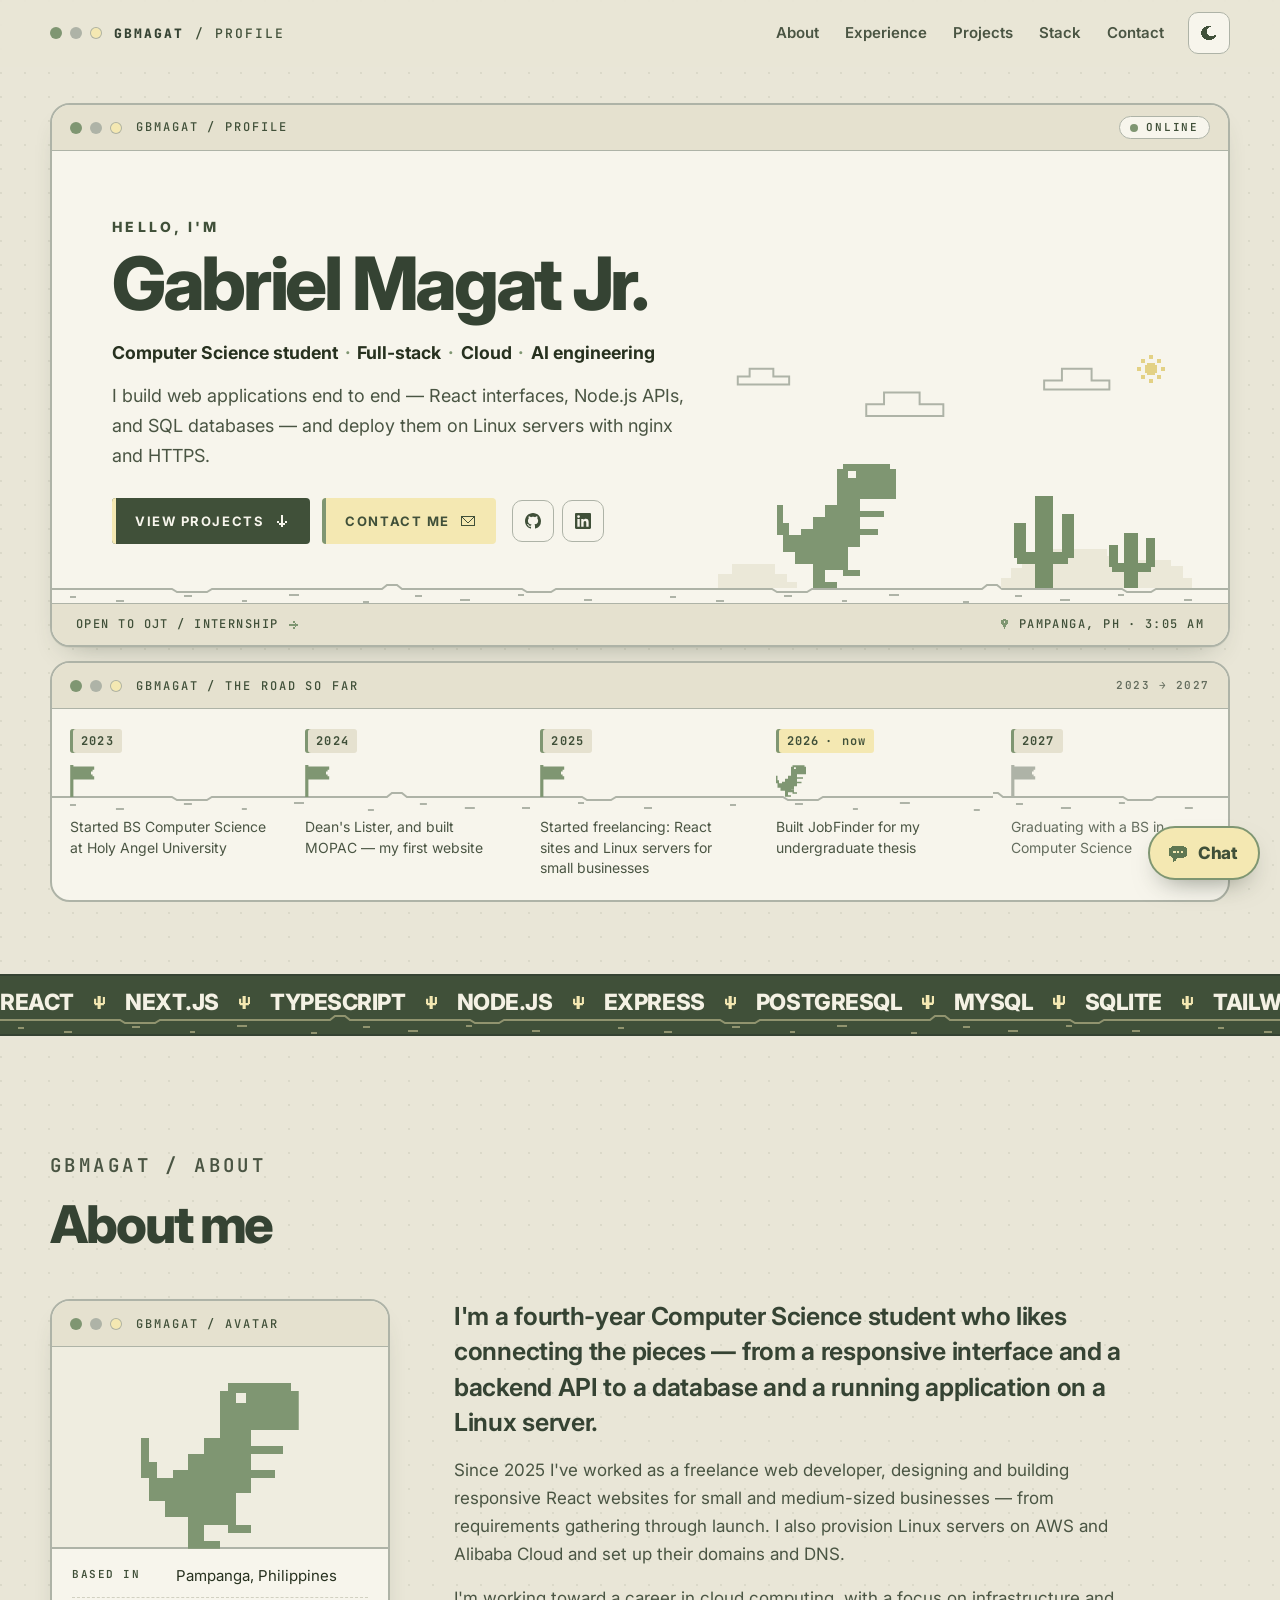
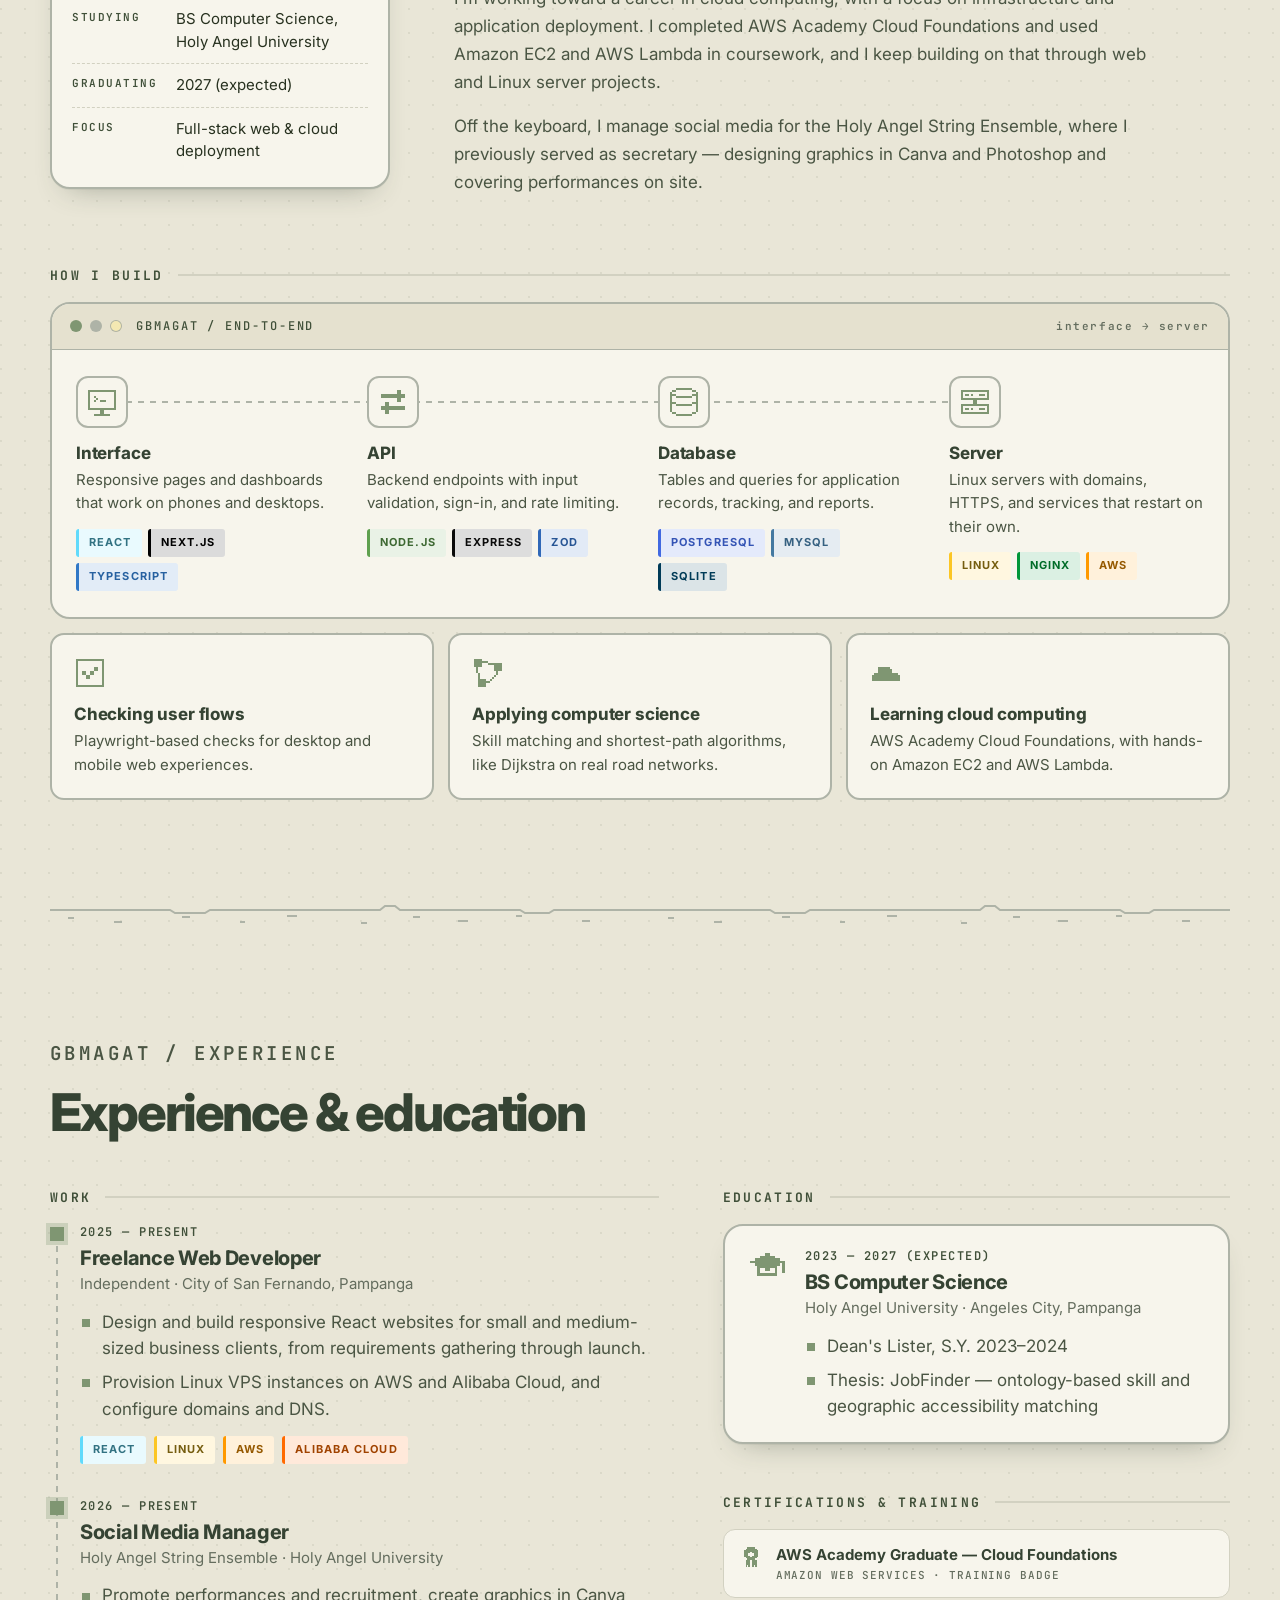
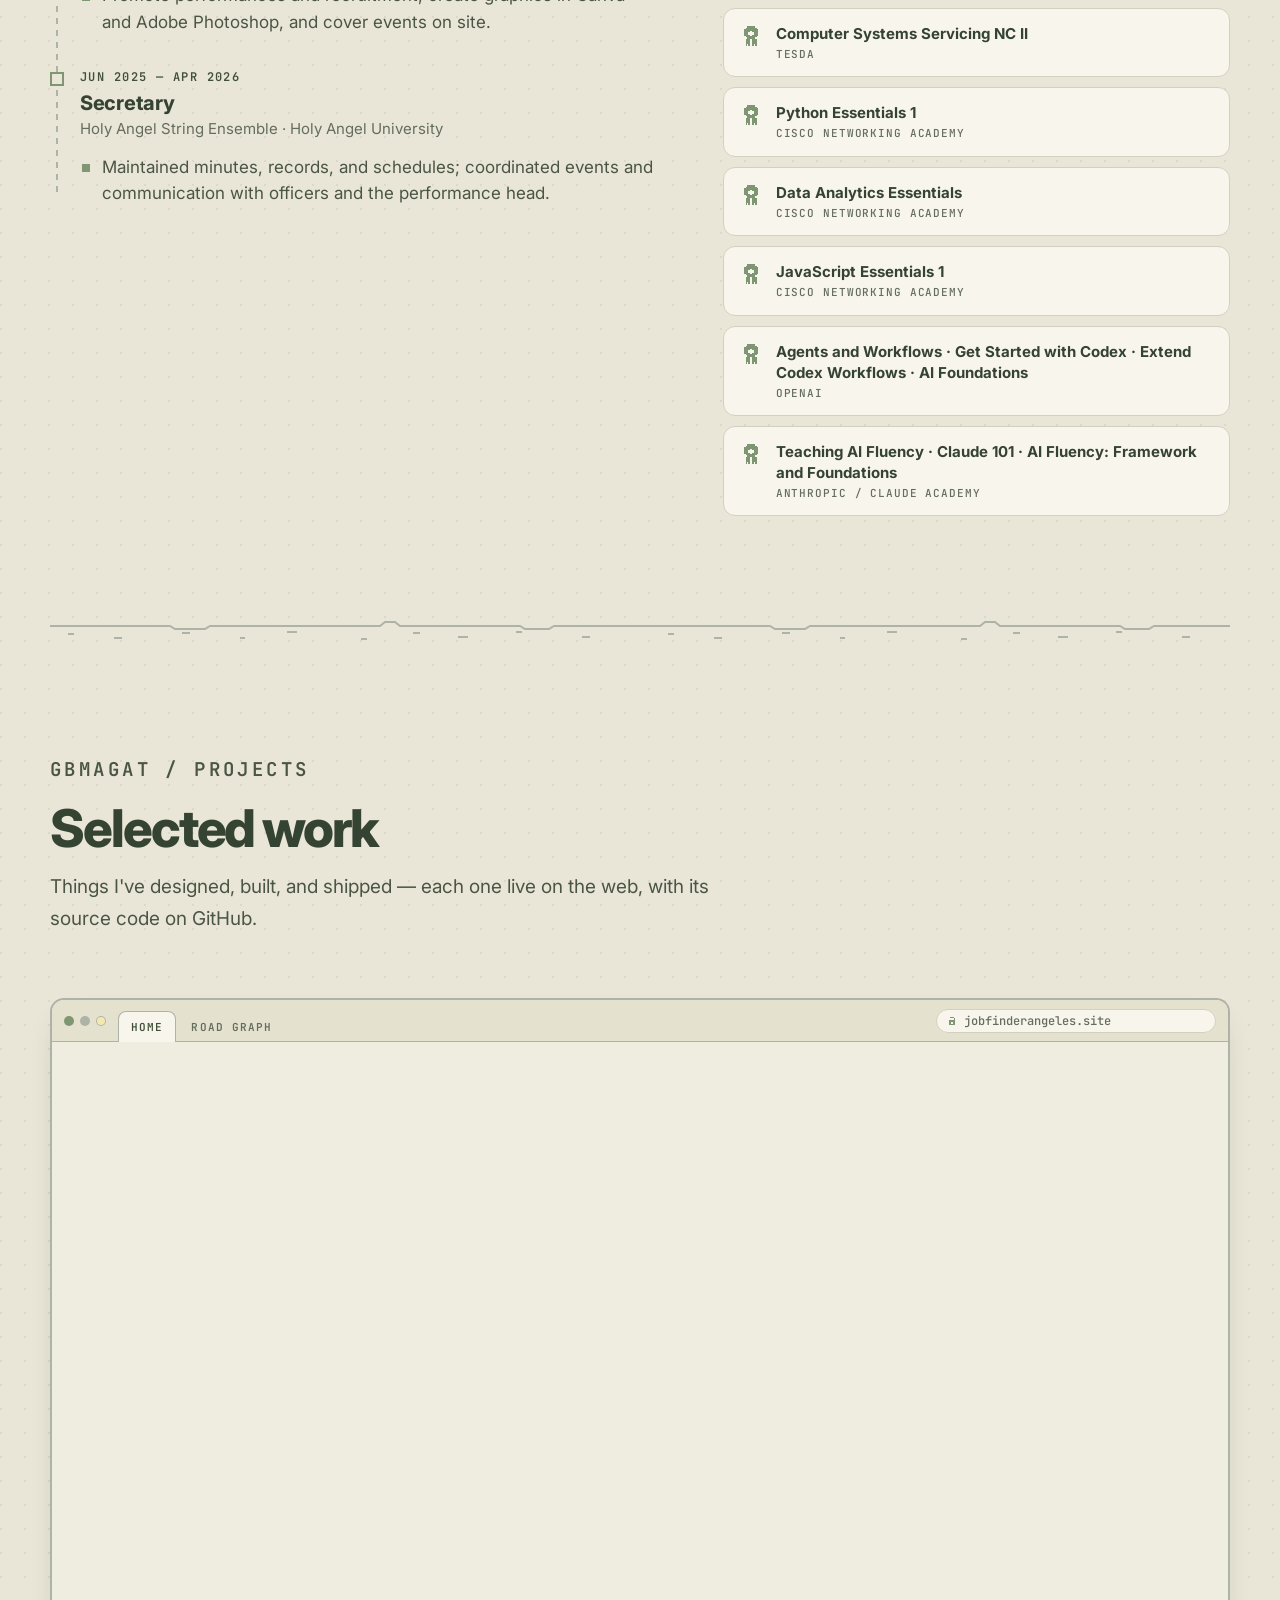
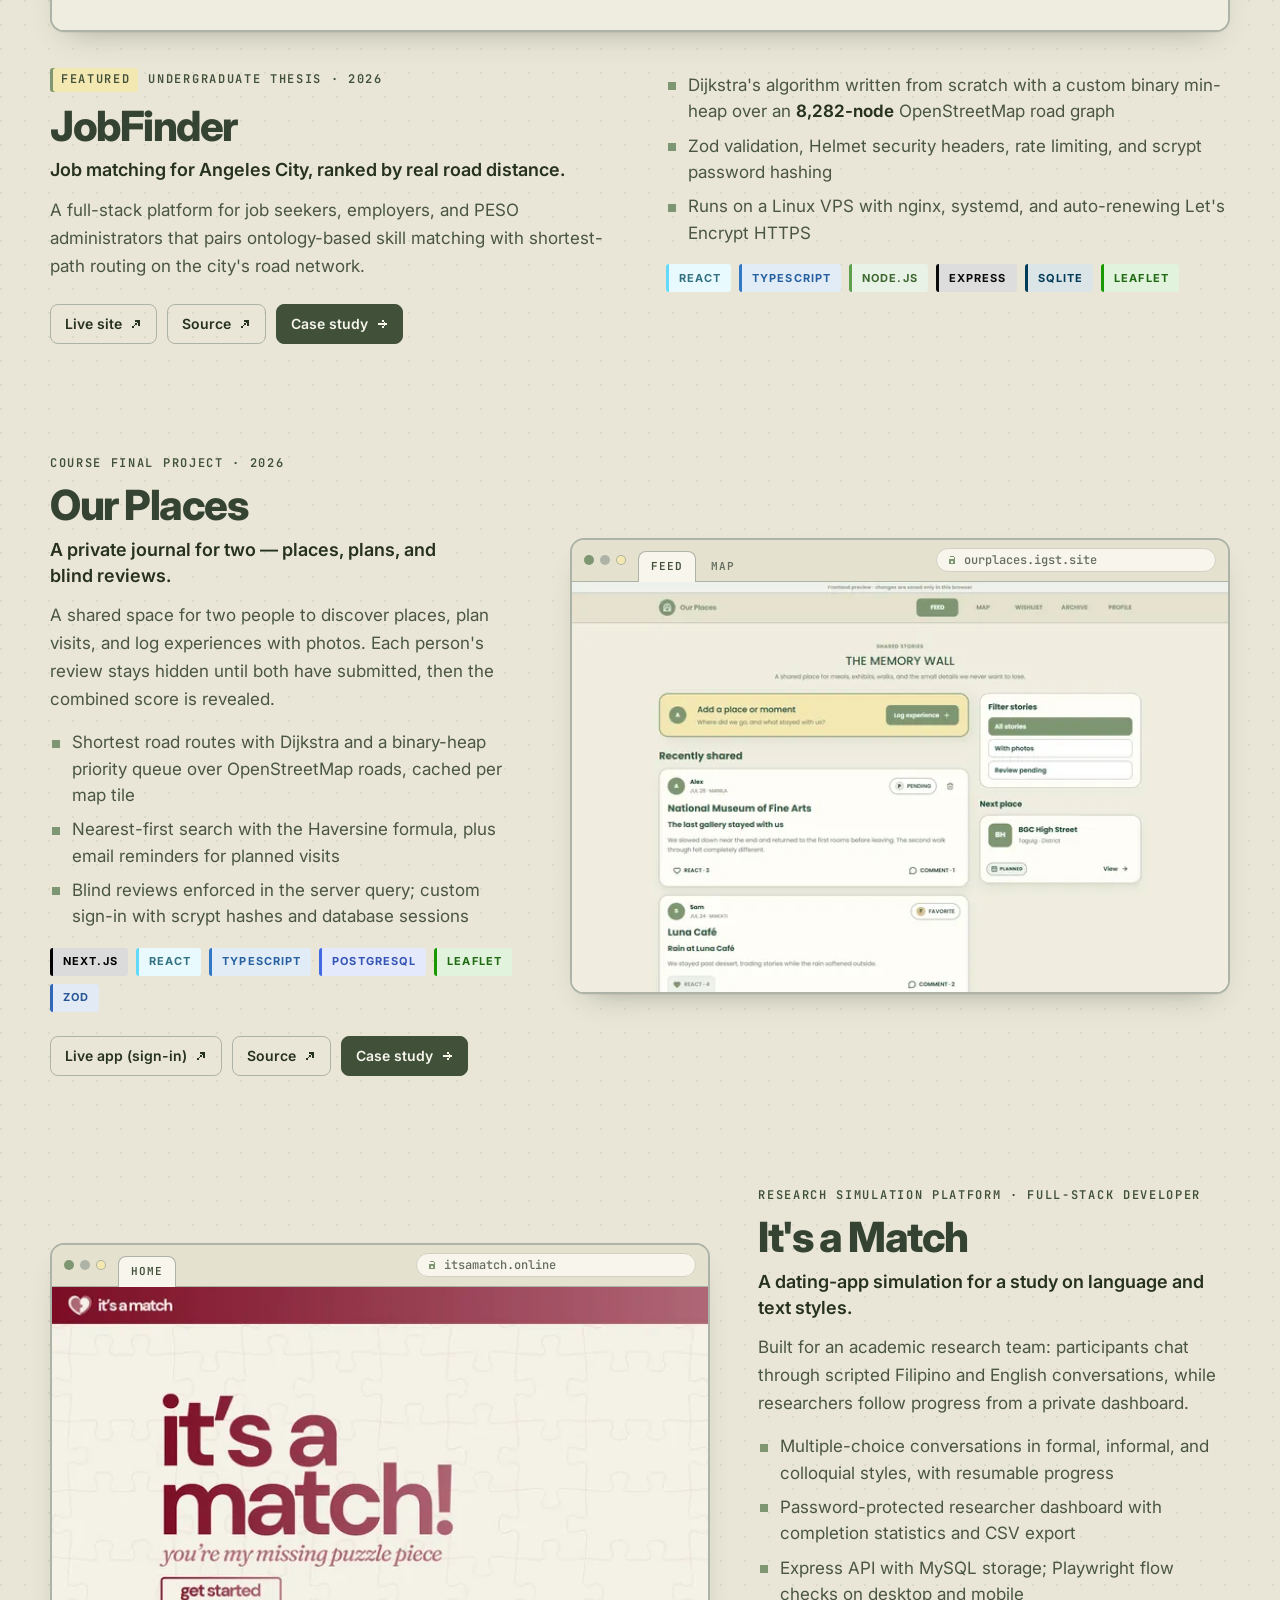
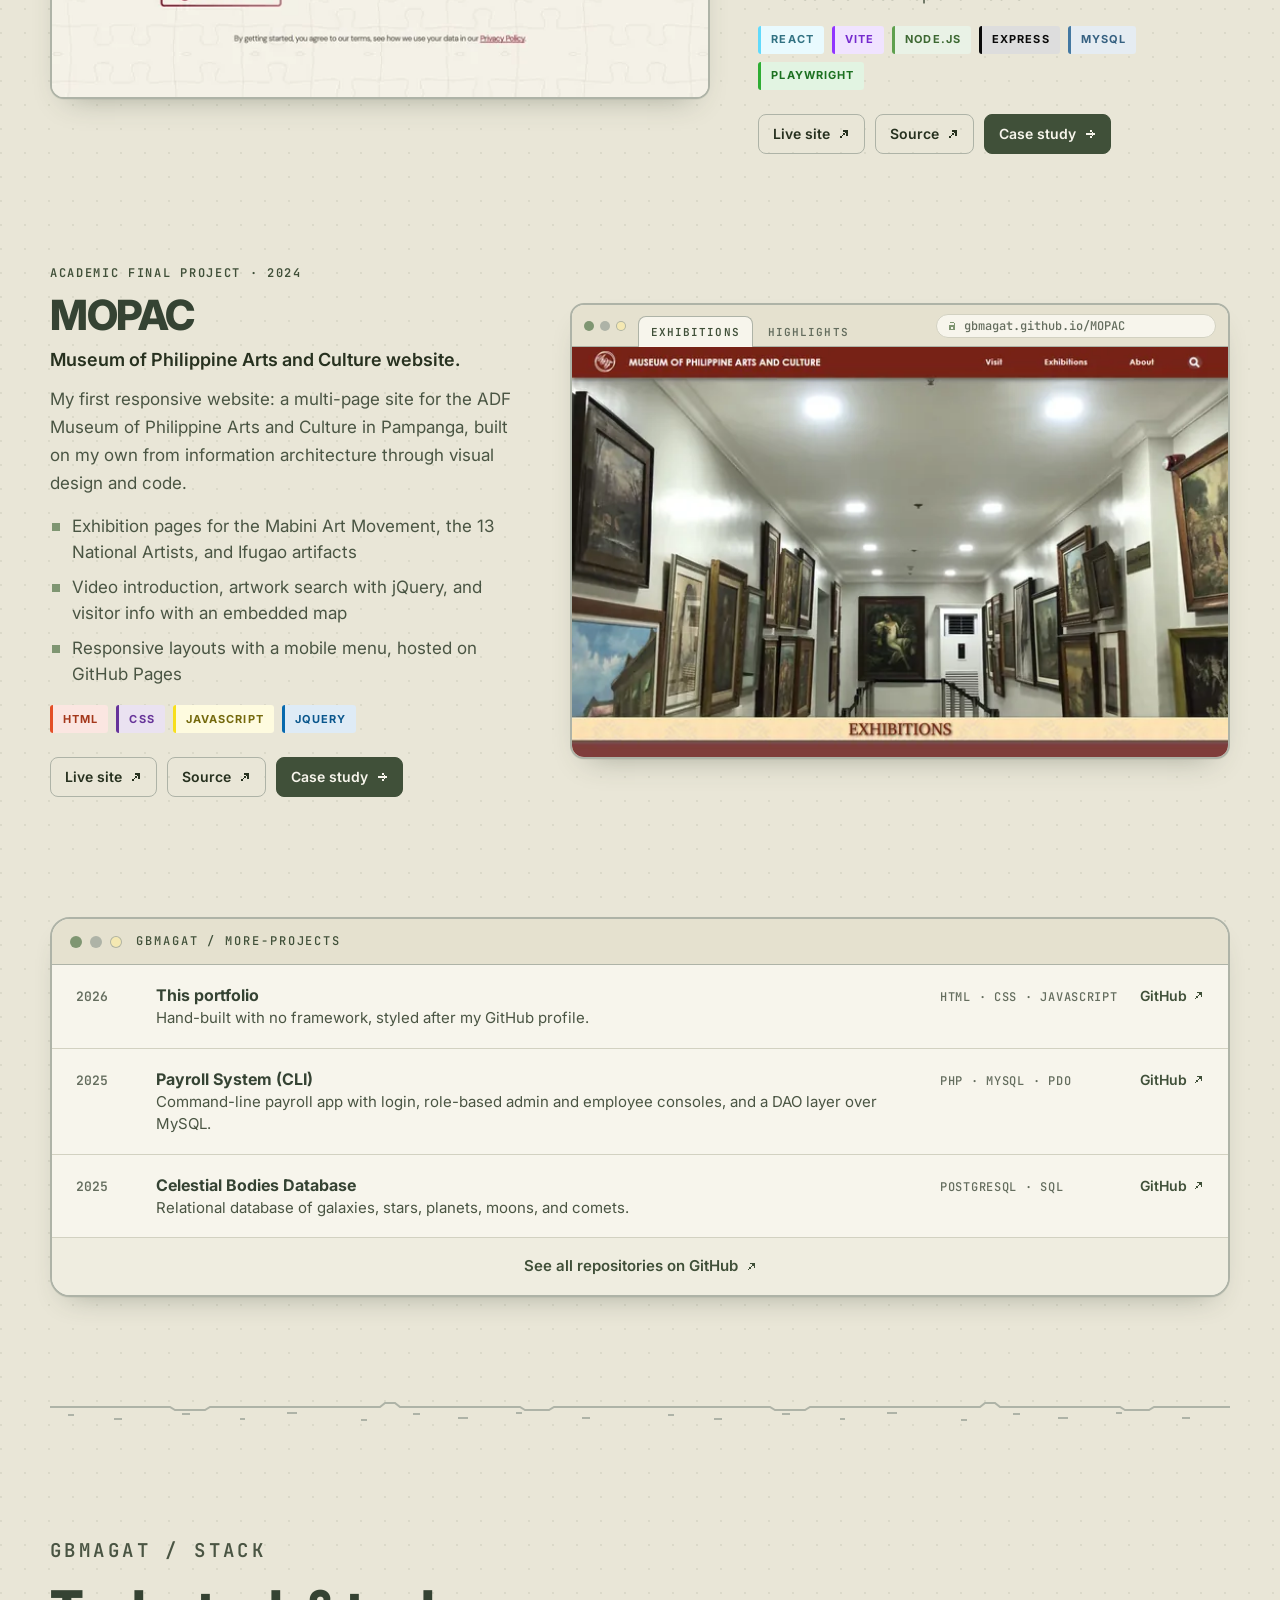
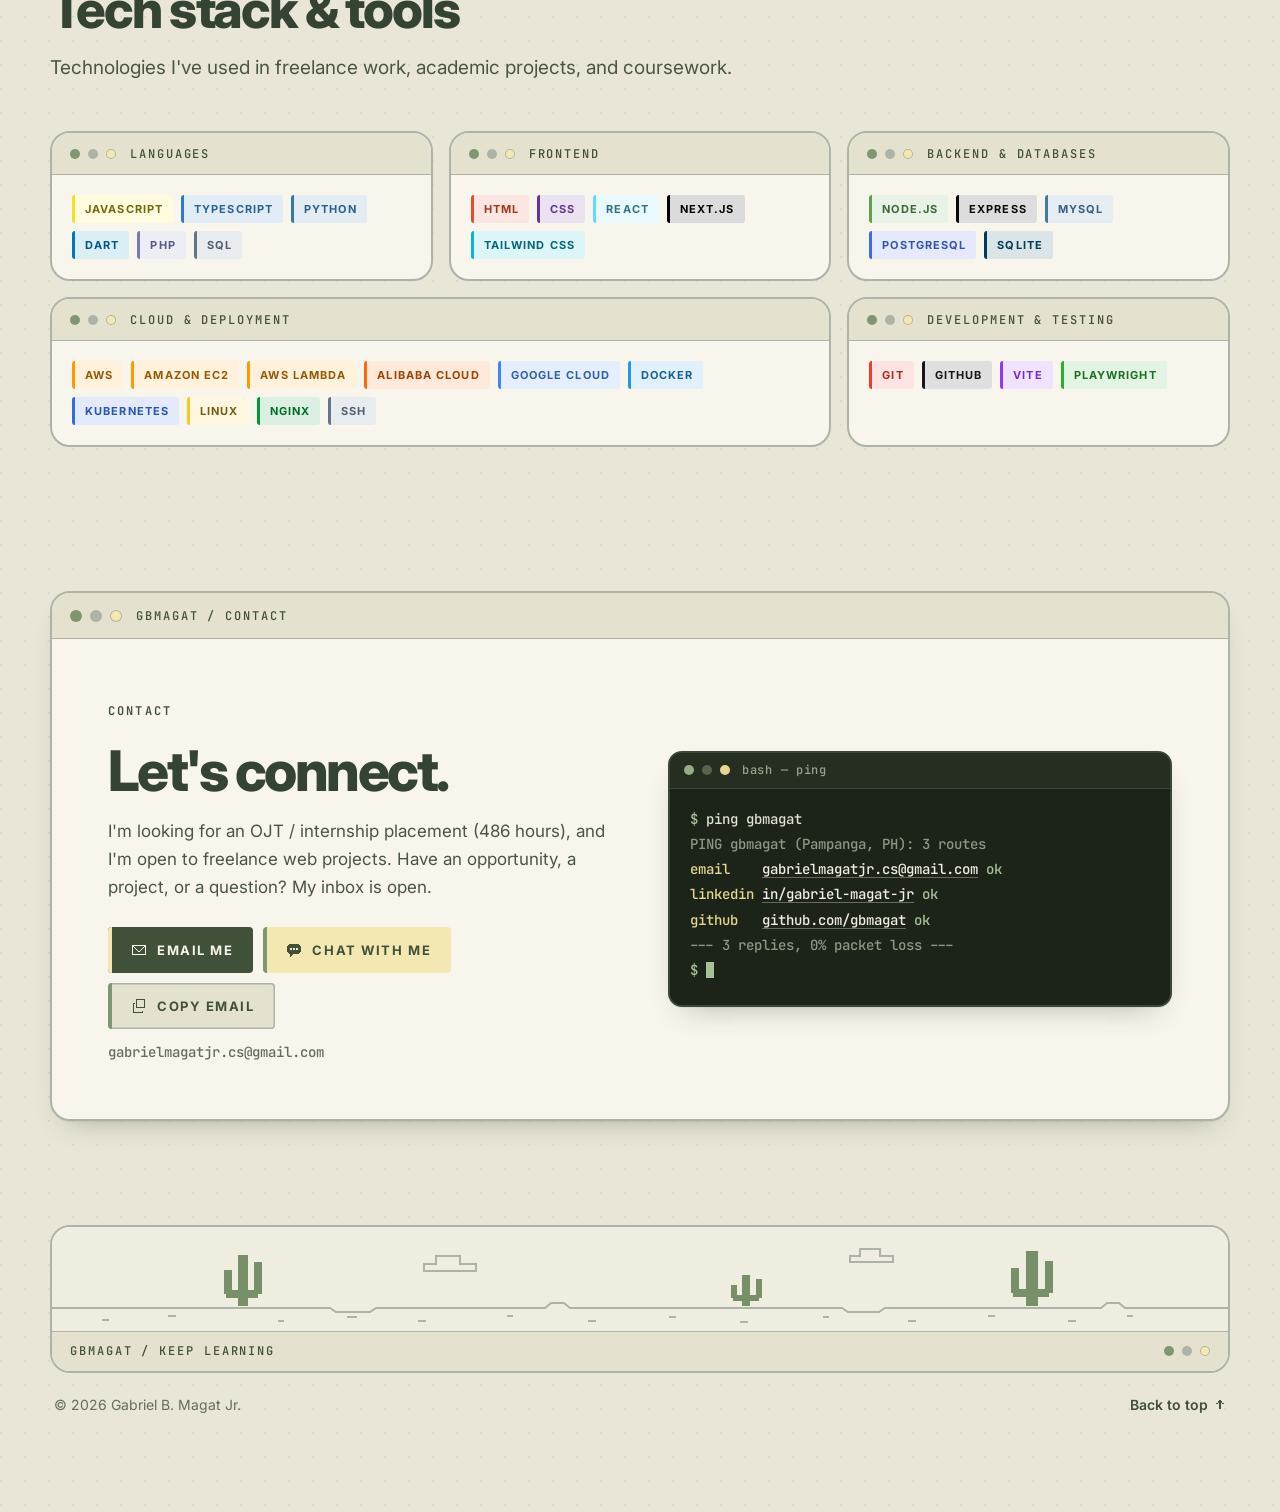
<file: index.html>
<!doctype html>
<html lang="en">
<head>
  <meta charset="utf-8">
  <meta name="viewport" content="width=device-width, initial-scale=1, interactive-widget=resizes-content">
  <title>Gabriel Magat Jr. — Full-Stack Developer &amp; CS Student</title>
  <meta name="description" content="Portfolio of Gabriel B. Magat Jr., a Computer Science student at Holy Angel University who builds full-stack web apps with React, Node.js, and SQL, and deploys them on Linux servers.">
  <meta name="author" content="Gabriel B. Magat Jr.">
  <meta name="theme-color" content="#e8e5d5">
  <link rel="canonical" href="https://gabrielmagat.dev/">

  <!-- Link previews (LinkedIn, Messenger, X, etc.) -->
  <meta property="og:type" content="website">
  <meta property="og:site_name" content="Gabriel Magat Jr.">
  <meta property="og:title" content="Gabriel Magat Jr. — Full-Stack Developer &amp; CS Student">
  <meta property="og:description" content="Projects, experience, and contact details for Gabriel B. Magat Jr. — full-stack web development and cloud deployment.">
  <meta property="og:url" content="https://gabrielmagat.dev/">
  <meta property="og:image" content="https://gabrielmagat.dev/assets/img/og-image.png">
  <meta property="og:image:width" content="1200">
  <meta property="og:image:height" content="630">
  <meta property="og:image:alt" content="Gabriel Magat Jr. — a cream browser window with a pixel dinosaur and cacti.">
  <meta name="twitter:card" content="summary_large_image">

  <link rel="icon" href="assets/img/favicon.svg" type="image/svg+xml">
  <link rel="icon" href="assets/img/favicon-32.png" sizes="32x32" type="image/png">
  <link rel="apple-touch-icon" href="assets/img/apple-touch-icon.png">

  <link rel="preconnect" href="https://fonts.googleapis.com">
  <link rel="preconnect" href="https://fonts.gstatic.com" crossorigin>
  <link rel="stylesheet" href="https://fonts.googleapis.com/css2?family=Inter:opsz,wght@14..32,400..800&amp;family=JetBrains+Mono:wght@400..700&amp;display=swap">
  <link rel="stylesheet" href="assets/css/main.css?v=11">

  <!-- Apply the saved (or system) theme before the page paints -->
  <script>
    (function () {
      var t = null;
      try { t = localStorage.getItem('theme'); } catch (e) {}
      if (t !== 'day' && t !== 'night') {
        t = window.matchMedia && matchMedia('(prefers-color-scheme: dark)').matches ? 'night' : 'day';
      }
      document.documentElement.setAttribute('data-theme', t);
      document.documentElement.classList.add('js');
    })();
  </script>
  <script src="assets/js/main.js?v=11" defer></script>

  <script type="application/ld+json">
  {
    "@context": "https://schema.org",
    "@type": "Person",
    "name": "Gabriel B. Magat Jr.",
    "alternateName": "Gabriel Magat Jr.",
    "url": "https://gabrielmagat.dev/",
    "email": "mailto:gabrielmagatjr.cs@gmail.com",
    "jobTitle": "Full-Stack Web Developer",
    "description": "Computer Science student building full-stack web applications and deploying them on Linux servers.",
    "address": { "@type": "PostalAddress", "addressRegion": "Pampanga", "addressCountry": "PH" },
    "affiliation": { "@type": "CollegeOrUniversity", "name": "Holy Angel University" },
    "knowsAbout": ["Full-stack web development", "React", "Node.js", "Express", "SQL databases", "Linux server deployment", "Cloud computing"],
    "sameAs": ["https://github.com/gbmagat", "https://www.linkedin.com/in/gabriel-magat-jr/"]
  }
  </script>
</head>
<body>
  <a class="skip-link" href="#main">Skip to content</a>

  <!-- ============ Icon sprite (pixel icons on a 16×16 grid) ============ -->
  <svg class="sprite" xmlns="http://www.w3.org/2000/svg" aria-hidden="true" focusable="false">
    <symbol id="i-sun" viewBox="0 0 16 16"><path d="M6 5h4v1h1v4h-1v1H6v-1H5V6h1Z M7 1h2v2H7Z M7 13h2v2H7Z M1 7h2v2H1Z M13 7h2v2h-2Z M3 3h2v2H3Z M11 3h2v2h-2Z M3 11h2v2H3Z M11 11h2v2h-2Z"/></symbol>
    <symbol id="i-moon" viewBox="0 0 16 16"><path d="M5 1h5v1H5Z M3 2h5v1H3Z M2 3h5v1H2Z M1 4h5v2H1Z M0 6h6v3H0Z M0 9h7v1H0Z M1 10h7v1H1Z M13 10h2v1h-2Z M1 11h14v1H1Z M2 12h12v1H2Z M3 13h10v1H3Z M5 14h6v1H5Z"/></symbol>
    <symbol id="i-menu" viewBox="0 0 16 16"><path d="M2 3h12v2H2Z M2 7h12v2H2Z M2 11h12v2H2Z"/></symbol>
    <symbol id="i-close" viewBox="0 0 16 16"><path d="M3 3h2v2H3Z M5 5h2v2H5Z M7 7h2v2H7Z M9 9h2v2H9Z M11 11h2v2h-2Z M11 3h2v2h-2Z M9 5h2v2H9Z M5 9h2v2H5Z M3 11h2v2H3Z"/></symbol>
    <symbol id="i-arrow-ne" viewBox="0 0 16 16"><path d="M6 3h7v2H6Z M11 5h2v5h-2Z M9 5h2v2H9Z M7 7h2v2H7Z M5 9h2v2H5Z M3 11h2v2H3Z"/></symbol>
    <symbol id="i-arrow-right" viewBox="0 0 16 16"><path d="M2 7h10v2H2Z M8 3h2v2H8Z M10 5h2v2h-2Z M12 7h2v2h-2Z M10 9h2v2h-2Z M8 11h2v2H8Z"/></symbol>
    <symbol id="i-arrow-down" viewBox="0 0 16 16"><path d="M7 2h2v10H7Z M3 8h2v2H3Z M5 10h2v2H5Z M7 12h2v2H7Z M9 10h2v2H9Z M11 8h2v2h-2Z"/></symbol>
    <symbol id="i-arrow-up" viewBox="0 0 16 16"><path d="M7 4h2v10H7Z M3 6h2v2H3Z M5 4h2v2H5Z M7 2h2v2H7Z M9 4h2v2H9Z M11 6h2v2h-2Z"/></symbol>
    <symbol id="i-lock" viewBox="0 0 16 16"><path fill-rule="evenodd" d="M5 2h6v1H5Z M4 3h1v4H4Z M11 3h1v4h-1Z M3 7h10v7H3Z M7 9h2v3H7Z"/></symbol>
    <symbol id="i-copy" viewBox="0 0 16 16"><path fill-rule="evenodd" d="M5 1h9v9H5Z M6 2h7v7H6Z M2 5h2v1H3v8h8v-1h1v2H2Z"/></symbol>
    <symbol id="i-check" viewBox="0 0 16 16"><path d="M2 8h2v2H2Z M4 10h2v2H4Z M6 8h2v2H6Z M8 6h2v2H8Z M10 4h2v2h-2Z M12 2h2v2h-2Z"/></symbol>    <symbol id="i-pin" viewBox="0 0 16 16"><path fill-rule="evenodd" d="M6 1h4v1h1v1h1v4h-1v2h-1v2H9v2H7v-2H6V9H5V7H4V3h1V2h1Z M7 4h2v2H7Z"/></symbol>
    <symbol id="i-mail" viewBox="0 0 16 16"><path fill-rule="evenodd" d="M1 3h14v10H1Z M2 4h12v8H2Z M2 4h1v1H2Z M3 5h1v1H3Z M4 6h1v1H4Z M5 7h1v1H5Z M6 8h1v1H6Z M7 9h2v1H7Z M9 8h1v1H9Z M10 7h1v1h-1Z M11 6h1v1h-1Z M12 5h1v1h-1Z M13 4h1v1h-1Z"/></symbol>
    <symbol id="i-monitor" viewBox="0 0 16 16"><path fill-rule="evenodd" d="M1 2h14v10H1Z M2 3h12v8H2Z M4 5h1v1H4Z M5 6h1v1H5Z M4 7h1v1H4Z M7 7h3v1H7Z M7 12h2v2H7Z M4 14h8v1H4Z"/></symbol>
    <symbol id="i-database" viewBox="0 0 16 16"><path d="M4 1h8v1H4Z M2 2h2v1H2Z M12 2h2v1h-2Z M1 3h1v10H1Z M14 3h1v10h-1Z M2 4h2v1H2Z M12 4h2v1h-2Z M4 5h8v1H4Z M2 8h2v1H2Z M12 8h2v1h-2Z M4 9h8v1H4Z M2 13h2v1H2Z M12 13h2v1h-2Z M4 14h8v1H4Z"/></symbol>
    <symbol id="i-server" viewBox="0 0 16 16"><path fill-rule="evenodd" d="M1 2h14v5H1Z M2 3h12v3H2Z M3 4h2v1H3Z M6 4h1v1H6Z M10 4h3v1h-3Z M1 9h14v5H1Z M2 10h12v3H2Z M3 11h2v1H3Z M6 11h1v1H6Z M10 11h3v1h-3Z M7 7h2v2H7Z"/></symbol>
    <symbol id="i-checkbox" viewBox="0 0 16 16"><path fill-rule="evenodd" d="M1 1h14v14H1Z M2 2h12v12H2Z M4 7h2v2H4Z M6 9h2v2H6Z M8 7h2v2H8Z M10 5h2v2h-2Z"/></symbol>
    <symbol id="i-graph" viewBox="0 0 16 16"><path d="M1 1h4v4H1Z M11 3h4v4h-4Z M3 11h4v4H3Z M5 2h3v1H5Z M8 3h3v1H8Z M2 5h1v3H2Z M3 8h1v3H3Z M7 12h2v1H7Z M9 11h1v1H9Z M10 10h1v1h-1Z M11 9h1v1h-1Z M12 7h1v2h-1Z"/></symbol>
    <symbol id="i-cloud" viewBox="0 0 16 16"><path d="M4 5h6v1h1v2h3v1h1v3H1V9h1V8h2Z"/></symbol>
    <symbol id="i-api" viewBox="0 0 16 16"><path d="M2 4h10v2H2Z M10 2h2v2h-2Z M12 4h2v2h-2Z M10 6h2v2h-2Z M4 10h10v2H4Z M4 8h2v2H4Z M2 10h2v2H2Z M4 12h2v2H4Z"/></symbol>
    <symbol id="i-music" viewBox="0 0 16 16"><path d="M6 2h8v2H6Z M6 4h1v7H6Z M13 4h1v6h-1Z M3 10h4v3H3Z M10 9h4v3h-4Z"/></symbol>
    <symbol id="i-cap" viewBox="0 0 16 16"><path d="M7 2h2v1H7Z M5 3h6v1H5Z M3 4h10v1H3Z M1 5h14v1H1Z M3 6h10v1H3Z M5 7h6v1H5Z M7 8h2v1H7Z M4 7h1v3h6V7h1v4H4Z M14 5h1v5h-1Z"/></symbol>
    <symbol id="i-award" viewBox="0 0 16 16"><path fill-rule="evenodd" d="M5 1h6v1h1v1h1v5h-1v1h-1v1H5V9H4V8H3V3h1V2h1Z M7 4h2v1h1v2H9v1H7V7H6V5h1Z M4 10h3v5H6v-1H5v1H4Z M9 10h3v5h-1v-1h-1v1H9Z"/></symbol>
    <symbol id="i-chat" viewBox="0 0 16 16"><path fill-rule="evenodd" d="M3 2h10v1h1v1h1v6h-1v1h-1v1H7v1H6v1H5v1H4v-3H3v-1H2v-1H1V4h1V3h1Z M4 6h2v2H4Z M7 6h2v2H7Z M10 6h2v2h-2Z"/></symbol>
    <symbol id="i-github" viewBox="0 0 16 16"><path shape-rendering="geometricPrecision" d="M8 0C3.58 0 0 3.58 0 8c0 3.54 2.29 6.53 5.47 7.59.4.07.55-.17.55-.38 0-.19-.01-.82-.01-1.49-2.01.37-2.53-.49-2.69-.94-.09-.23-.48-.94-.82-1.13-.28-.15-.68-.52-.01-.53.63-.01 1.08.58 1.23.82.72 1.21 1.87.87 2.33.66.07-.52.28-.87.51-1.07-1.78-.2-3.64-.89-3.64-3.95 0-.87.31-1.59.82-2.15-.08-.2-.36-1.02.08-2.12 0 0 .67-.21 2.2.82.64-.18 1.32-.27 2-.27.68 0 1.36.09 2 .27 1.53-1.04 2.2-.82 2.2-.82.44 1.1.16 1.92.08 2.12.51.56.82 1.27.82 2.15 0 3.07-1.87 3.75-3.65 3.95.29.25.54.73.54 1.48 0 1.07-.01 1.93-.01 2.2 0 .21.15.46.55.38A8.01 8.01 0 0 0 16 8c0-4.42-3.58-8-8-8Z"/></symbol>
    <symbol id="i-linkedin" viewBox="0 0 24 24"><path shape-rendering="geometricPrecision" d="M20.45 20.45h-3.55v-5.57c0-1.33-.03-3.04-1.85-3.04-1.85 0-2.14 1.45-2.14 2.94v5.67H9.35V9h3.41v1.56h.05c.48-.9 1.64-1.85 3.37-1.85 3.6 0 4.27 2.37 4.27 5.46v6.28ZM5.34 7.43a2.06 2.06 0 1 1 0-4.13 2.06 2.06 0 0 1 0 4.13ZM7.12 20.45H3.56V9h3.56v11.45ZM22.22 0H1.77C.79 0 0 .77 0 1.73v20.54C0 23.23.79 24 1.77 24h20.45c.98 0 1.78-.77 1.78-1.73V1.73C24 .77 23.2 0 22.22 0Z"/></symbol>
    <!-- Pixel dinosaur from the GitHub profile artwork (80×84 grid) -->
    <symbol id="dino" viewBox="0 0 80 84"><path fill-rule="evenodd" d="M44 0h32v4h4v20H56v8h16v4H56v8h12v4H56v8h-8v8h-8v8H24v-4H12v-8H4V48H0V28h4v12h4v8h8v-4h8v-8h8v-8h8V4h4Z M48 5h5v5h-5Z"/><path d="M24 64h8v16h8v4H24Zm16 0h8v8h8v4H44v-4h-4Z"/></symbol>
  </svg>

  <!-- ============ Header ============ -->
  <header class="site-header">
    <div class="container site-header__inner">
      <a class="brand" href="#profile" aria-label="Gabriel Magat Jr. — back to top">
        <span class="dots" aria-hidden="true"><i></i><i></i><i></i></span>
        <span class="brand__text"><b>gbmagat</b> / <span data-section-label>profile</span></span>
      </a>

      <nav class="nav" id="site-nav" aria-label="Primary">
        <ul>
          <li><a href="#about">About</a></li>
          <li><a href="#experience">Experience</a></li>
          <li><a href="#projects">Projects</a></li>
          <li><a href="#stack">Stack</a></li>
          <li><a href="#contact">Contact</a></li>
        </ul>
      </nav>

      <div class="header-actions">
        <button class="icon-btn theme-toggle" type="button" data-theme-toggle aria-label="Switch to night theme">
          <svg class="icon i-moon" aria-hidden="true"><use href="#i-moon"/></svg>
          <svg class="icon i-sun" aria-hidden="true"><use href="#i-sun"/></svg>
        </button>
        <button class="icon-btn nav-toggle" type="button" data-nav-toggle aria-expanded="false" aria-controls="site-nav" aria-label="Open menu">
          <svg class="icon i-menu" aria-hidden="true"><use href="#i-menu"/></svg>
          <svg class="icon i-close" aria-hidden="true"><use href="#i-close"/></svg>
        </button>
      </div>
    </div>
    <!-- Scroll progress: a tiny dino walks along the header's bottom edge as the page scrolls (main.js) -->
    <div class="progress" data-progress aria-hidden="true">
      <span class="progress__line"></span>
      <svg class="progress__dino" viewBox="0 0 80 84" focusable="false">
        <path fill-rule="evenodd" d="M44 0h32v4h4v20H56v8h16v4H56v8h12v4H56v8h-8v8h-8v8H24v-4H12v-8H4V48H0V28h4v12h4v8h8v-4h8v-8h8v-8h8V4h4Z M48 5h5v5h-5Z"/>
        <path class="progress__legs progress__legs--a" d="M24 64h8v16h8v4H24Zm16 0h8v8h8v4H44v-4h-4Z"/>
        <path class="progress__legs progress__legs--b" d="M24 64h8v8h8v4H28v-4h-4Zm16 0h8v16h8v4H40Z"/>
      </svg>
    </div>
  </header>

  <main id="main">
    <!-- ============ Hero ============ -->
    <section class="hero" id="profile" data-label="profile" aria-labelledby="hero-name">
      <div class="container">
        <div class="window hero__window">
          <div class="window__bar">
            <span class="dots" aria-hidden="true"><i></i><i></i><i></i></span>
            <span class="window__title">gbmagat / profile</span>
            <span class="status-pill"><span class="status-dot" aria-hidden="true"></span>Online</span>
          </div>

          <div class="hero__body">
            <div class="hero__text">
              <p class="hero__hello">Hello, I'm</p>
              <h1 class="hero__name" id="hero-name">Gabriel Magat Jr.</h1>
              <!-- One line: the full version shows when it fits; narrow screens get the short version -->
              <p class="hero__role">
                <span class="hero__role-full">Computer Science student <span class="sep" aria-hidden="true">·</span> Full-stack <span class="sep" aria-hidden="true">·</span> Cloud <span class="sep" aria-hidden="true">·</span> AI engineering</span>
                <span class="hero__role-short" aria-hidden="true">CS student <span class="sep">·</span> Full-stack <span class="sep">·</span> Cloud <span class="sep">·</span> AI</span>
              </p>
              <p class="hero__lead">
                I build web applications end to end — React interfaces, Node.js APIs, and SQL databases — and deploy them on Linux servers with nginx and HTTPS.
              </p>
              <div class="hero__actions">
                <a class="btn btn--primary" href="#projects">View projects <svg class="icon" aria-hidden="true"><use href="#i-arrow-down"/></svg></a>
                <a class="btn btn--butter" href="#contact">Contact me <svg class="icon" aria-hidden="true"><use href="#i-mail"/></svg></a>
                <ul class="socials" aria-label="Profiles">
                  <li><a class="icon-btn" href="https://github.com/gbmagat" target="_blank" rel="noopener" aria-label="GitHub (opens in a new tab)"><svg class="icon" aria-hidden="true"><use href="#i-github"/></svg></a></li>
                  <li><a class="icon-btn" href="https://www.linkedin.com/in/gabriel-magat-jr/" target="_blank" rel="noopener" aria-label="LinkedIn (opens in a new tab)"><svg class="icon" aria-hidden="true"><use href="#i-linkedin"/></svg></a></li>
                </ul>
              </div>
            </div>

            <div class="hero__scene">
              <button class="scene" type="button" data-dino aria-label="Say hi to the dinosaur">
                <svg class="scene__svg" viewBox="0 0 480 250" aria-hidden="true" focusable="false">
                  <use class="scene__sun" href="#i-sun" x="422" y="12" width="32" height="32"/>
                  <g class="scene__night">
                    <use class="scene__moon" href="#i-moon" x="424" y="12" width="30" height="30"/>
                    <g class="scene__stars">
                      <rect x="104" y="18" width="3" height="3"/>
                      <rect x="252" y="16" width="3" height="3"/>
                      <rect x="300" y="78" width="3" height="3"/>
                      <rect x="462" y="86" width="3" height="3"/>
                      <rect x="128" y="96" width="3" height="3"/>
                      <rect x="236" y="118" width="3" height="3"/>
                      <rect x="16" y="78" width="3" height="3"/>
                      <rect x="400" y="120" width="3" height="3"/>
                    </g>
                  </g>
                  <!-- Three layers shift a little with the pointer (main.js): far mesas, clouds, then cacti -->
                  <g class="layer layer--far">
                    <path class="scene__mesa" d="M286 250v-10h10v-10h12v-12h14v-8h72v8h10v10h14v-6h40v6h12v12h10v10Z"/>
                    <path class="scene__mesa" d="M0 250v-14h14v-10h44v10h12v8h10v6Z"/>
                  </g>
                  <g class="layer layer--mid">
                    <g class="scene__clouds" fill="none" stroke-width="2">
                      <path class="cloud cloud--a" d="M150 64h18v-12h36v12h24v12h-78Z"/>
                      <path class="cloud cloud--b" d="M330 40h18v-12h30v12h18v9h-66Z"/>
                      <path class="cloud cloud--c" d="M20 36h12v-8h24v8h16v8H20Z"/>
                    </g>
                  </g>
                  <g class="layer layer--near">
                    <g class="scene__cacti" shape-rendering="crispEdges" transform="translate(-75 101.5) scale(1.5)">
                      <path d="M264 37h12v62h-12Zm-14 18h8v20h6v8h-12v-4h-2Zm32-6h8v30h-4v4h-10v-8h6Z"/>
                      <path d="M324 62h9v37h-9Zm-10 8h6v12h4v6h-8v-3h-2Zm25-5h6v20h-3v3h-9v-6h6Z"/>
                    </g>
                  </g>
                  <g class="dino">
                    <g transform="translate(60 124) scale(1.5)" shape-rendering="crispEdges">
                      <path class="dino__body" d="M44 0h32v4h4v20H56v8h16v4H56v8h12v4H56v8h-8v8h-8v8H24v-4H12v-8H4V48H0V28h4v12h4v8h8v-4h8v-8h8v-8h8V4h4Z"/>
                      <!-- The eye follows the pointer by a pixel or two (main.js) -->
                      <g class="dino__look"><rect class="dino__eye" x="48" y="5" width="5" height="5"/></g>
                      <path class="dino__body" d="M24 64h8v16h8v4H24Zm16 0h8v8h8v4H44v-4h-4Z"/>
                    </g>
                  </g>
                </svg>
                <span class="bubble" data-bubble aria-live="polite"></span>
              </button>
            </div>

            <div class="ground hero__ground" aria-hidden="true"></div>
          </div>

          <div class="hero__status">
            <a class="hero__open" href="#contact">Open to OJT / internship <svg class="icon" aria-hidden="true"><use href="#i-arrow-right"/></svg></a>
            <span class="hero__where"><svg class="icon" aria-hidden="true"><use href="#i-pin"/></svg> Pampanga, PH · <span data-local-time>PHT</span></span>
          </div>
        </div>

        <!-- The road so far: milestones on the desert ground. The dino stands on the current year
             (main.js updates is-past / is-now / is-next from today's date). -->
        <div class="window road">
          <div class="window__bar">
            <span class="dots" aria-hidden="true"><i></i><i></i><i></i></span>
            <h2 class="window__title">gbmagat / the road so far</h2>
            <span class="road__range" aria-hidden="true">2023 → 2027</span>
          </div>
          <ol class="road__stops">
            <li class="road__stop is-past" data-road-year="2023">
              <span class="road__year">2023</span>
              <span class="road__marker" aria-hidden="true"></span>
              <span class="road__text">Started BS Computer Science at Holy Angel University</span>
            </li>
            <li class="road__stop is-past" data-road-year="2024">
              <span class="road__year">2024</span>
              <span class="road__marker" aria-hidden="true"></span>
              <span class="road__text">Dean's Lister, and built MOPAC — my first website</span>
            </li>
            <li class="road__stop is-past" data-road-year="2025">
              <span class="road__year">2025</span>
              <span class="road__marker" aria-hidden="true"></span>
              <span class="road__text">Started freelancing: React sites and Linux servers for small businesses</span>
            </li>
            <li class="road__stop is-now" data-road-year="2026">
              <span class="road__year">2026</span>
              <span class="road__marker" aria-hidden="true"></span>
              <span class="road__text">Built JobFinder for my undergraduate thesis</span>
            </li>
            <li class="road__stop is-next" data-road-year="2027">
              <span class="road__year">2027</span>
              <span class="road__marker" aria-hidden="true"></span>
              <span class="road__text">Graduating with a BS in Computer Science</span>
            </li>
          </ol>
        </div>
      </div>
    </section>

    <!-- ============ Divider band: one scrolling row of skills over the desert ground ============
         Decorative (the Stack section lists the same tools). Edit the words here. -->
    <div class="band" aria-hidden="true">
      <div class="band__row" data-marquee="50">
        <ul class="band__track">
          <li>React</li>
          <li>Next.js</li>
          <li>TypeScript</li>
          <li>Node.js</li>
          <li>Express</li>
          <li>PostgreSQL</li>
          <li>MySQL</li>
          <li>SQLite</li>
          <li>Tailwind CSS</li>
          <li>Playwright</li>
          <li>Linux</li>
          <li>Nginx</li>
          <li>AWS</li>
          <li>Docker</li>
        </ul>
      </div>
    </div>

    <!-- ============ About ============ -->
    <section class="section" id="about" data-label="about" aria-labelledby="about-title">
      <div class="container">
        <header class="section-head" data-reveal>
          <p class="eyebrow">gbmagat / about</p>
          <h2 id="about-title">About me</h2>
        </header>

        <div class="about">
          <aside class="window about__card" data-reveal>
            <div class="window__bar">
              <span class="dots" aria-hidden="true"><i></i><i></i><i></i></span>
              <span class="window__title">gbmagat / avatar</span>
            </div>
            <!-- To use a photo instead: replace the <svg> below with
                 <img src="assets/img/gabriel.webp" alt="Gabriel Magat Jr." width="600" height="600"> -->
            <figure class="about__avatar">
              <svg viewBox="0 0 80 84" role="img" aria-label="Pixel dinosaur avatar"><use href="#dino"/></svg>
            </figure>
            <dl class="facts">
              <div><dt>Based in</dt><dd>Pampanga, Philippines</dd></div>
              <div><dt>Studying</dt><dd>BS Computer Science, Holy Angel University</dd></div>
              <div><dt>Graduating</dt><dd>2027 (expected)</dd></div>
              <div><dt>Focus</dt><dd>Full-stack web &amp; cloud deployment</dd></div>
            </dl>
          </aside>

          <div class="about__text" data-reveal>
            <p class="about__intro">I'm a fourth-year Computer Science student who likes connecting the pieces — from a responsive interface and a backend API to a database and a running application on a Linux server.</p>
            <p>Since 2025 I've worked as a freelance web developer, designing and building responsive React websites for small and medium-sized businesses — from requirements gathering through launch. I also provision Linux servers on AWS and Alibaba Cloud and set up their domains and DNS.</p>
            <p>I'm working toward a career in cloud computing, with a focus on infrastructure and application deployment. I completed AWS Academy Cloud Foundations and used Amazon EC2 and AWS Lambda in coursework, and I keep building on that through web and Linux server projects.</p>
            <p>Off the keyboard, I manage social media for the Holy Angel String Ensemble, where I previously served as secretary — designing graphics in Canva and Photoshop and covering performances on site.</p>
          </div>
        </div>

        <h3 class="subhead" data-reveal>How I build</h3>
        <!-- One request's path through the stack. The moving dot is decorative (CSS). -->
        <div class="window pipe" data-reveal>
          <div class="window__bar">
            <span class="dots" aria-hidden="true"><i></i><i></i><i></i></span>
            <span class="window__title">gbmagat / end-to-end</span>
            <span class="road__range" aria-hidden="true">interface → server</span>
          </div>
          <ol class="pipe__steps">
            <li class="pipe__step">
              <span class="pipe__node" aria-hidden="true"><svg class="pipe__icon"><use href="#i-monitor"/></svg></span>
              <h4>Interface</h4>
              <p>Responsive pages and dashboards that work on phones and desktops.</p>
              <ul class="badges" aria-label="Tools">
                <li class="badge b-react">React</li>
                <li class="badge b-nextjs">Next.js</li>
                <li class="badge b-typescript">TypeScript</li>
              </ul>
            </li>
            <li class="pipe__step">
              <span class="pipe__node" aria-hidden="true"><svg class="pipe__icon"><use href="#i-api"/></svg></span>
              <h4>API</h4>
              <p>Backend endpoints with input validation, sign-in, and rate limiting.</p>
              <ul class="badges" aria-label="Tools">
                <li class="badge b-node">Node.js</li>
                <li class="badge b-express">Express</li>
                <li class="badge b-zod">Zod</li>
              </ul>
            </li>
            <li class="pipe__step">
              <span class="pipe__node" aria-hidden="true"><svg class="pipe__icon"><use href="#i-database"/></svg></span>
              <h4>Database</h4>
              <p>Tables and queries for application records, tracking, and reports.</p>
              <ul class="badges" aria-label="Tools">
                <li class="badge b-postgresql">PostgreSQL</li>
                <li class="badge b-mysql">MySQL</li>
                <li class="badge b-sqlite">SQLite</li>
              </ul>
            </li>
            <li class="pipe__step">
              <span class="pipe__node" aria-hidden="true"><svg class="pipe__icon"><use href="#i-server"/></svg></span>
              <h4>Server</h4>
              <p>Linux servers with domains, HTTPS, and services that restart on their own.</p>
              <ul class="badges" aria-label="Tools">
                <li class="badge b-linux">Linux</li>
                <li class="badge b-nginx">Nginx</li>
                <li class="badge b-aws">AWS</li>
              </ul>
            </li>
          </ol>
        </div>
        <ul class="caps">
          <li class="cap" data-reveal>
            <svg class="cap__icon" aria-hidden="true"><use href="#i-checkbox"/></svg>
            <h4>Checking user flows</h4>
            <p>Playwright-based checks for desktop and mobile web experiences.</p>
          </li>
          <li class="cap" data-reveal>
            <svg class="cap__icon" aria-hidden="true"><use href="#i-graph"/></svg>
            <h4>Applying computer science</h4>
            <p>Skill matching and shortest-path algorithms, like Dijkstra on real road networks.</p>
          </li>
          <li class="cap" data-reveal>
            <svg class="cap__icon" aria-hidden="true"><use href="#i-cloud"/></svg>
            <h4>Learning cloud computing</h4>
            <p>AWS Academy Cloud Foundations, with hands-on Amazon EC2 and AWS Lambda.</p>
          </li>
        </ul>
      </div>
    </section>

    <div class="container"><div class="ground" aria-hidden="true"></div></div>

    <!-- ============ Experience ============ -->
    <section class="section" id="experience" data-label="experience" aria-labelledby="experience-title">
      <div class="container">
        <header class="section-head" data-reveal>
          <p class="eyebrow">gbmagat / experience</p>
          <h2 id="experience-title">Experience &amp; education</h2>
        </header>

        <div class="xp">
          <div class="xp__work">
            <h3 class="subhead" data-reveal>Work</h3>
            <ol class="timeline">
              <li class="timeline__item is-current" data-reveal>
                <p class="timeline__date">2025 — Present</p>
                <h4 class="timeline__role">Freelance Web Developer</h4>
                <p class="timeline__org">Independent · City of San Fernando, Pampanga</p>
                <ul class="points">
                  <li>Design and build responsive React websites for small and medium-sized business clients, from requirements gathering through launch.</li>
                  <li>Provision Linux VPS instances on AWS and Alibaba Cloud, and configure domains and DNS.</li>
                </ul>
                <ul class="badges" aria-label="Tools">
                  <li class="badge b-react">React</li>
                  <li class="badge b-linux">Linux</li>
                  <li class="badge b-aws">AWS</li>
                  <li class="badge b-alibaba">Alibaba Cloud</li>
                </ul>
              </li>
              <li class="timeline__item is-current" data-reveal>
                <p class="timeline__date">2026 — Present</p>
                <h4 class="timeline__role">Social Media Manager</h4>
                <p class="timeline__org">Holy Angel String Ensemble · Holy Angel University</p>
                <ul class="points">
                  <li>Promote performances and recruitment, create graphics in Canva and Adobe Photoshop, and cover events on site.</li>
                </ul>
              </li>
              <li class="timeline__item" data-reveal>
                <p class="timeline__date">Jun 2025 — Apr 2026</p>
                <h4 class="timeline__role">Secretary</h4>
                <p class="timeline__org">Holy Angel String Ensemble · Holy Angel University</p>
                <ul class="points">
                  <li>Maintained minutes, records, and schedules; coordinated events and communication with officers and the performance head.</li>
                </ul>
              </li>
            </ol>
          </div>

          <div class="xp__side">
            <h3 class="subhead" data-reveal>Education</h3>
            <article class="window edu" data-reveal>
              <div class="edu__body">
                <svg class="edu__icon" aria-hidden="true"><use href="#i-cap"/></svg>
                <div>
                  <p class="timeline__date">2023 — 2027 (expected)</p>
                  <h4 class="timeline__role">BS Computer Science</h4>
                  <p class="timeline__org">Holy Angel University · Angeles City, Pampanga</p>
                  <ul class="points">
                    <li>Dean's Lister, S.Y. 2023–2024</li>
                    <li>Thesis: JobFinder — ontology-based skill and geographic accessibility matching</li>
                  </ul>
                </div>
              </div>
            </article>

            <h3 class="subhead" data-reveal>Certifications &amp; training</h3>
            <ul class="certs">
              <li class="cert" data-reveal>
                <svg class="cert__icon" aria-hidden="true"><use href="#i-award"/></svg>
                <div><b>AWS Academy Graduate — Cloud Foundations</b><span>Amazon Web Services · Training badge</span></div>
              </li>
              <li class="cert" data-reveal>
                <svg class="cert__icon" aria-hidden="true"><use href="#i-award"/></svg>
                <div><b>Computer Systems Servicing NC II</b><span>TESDA</span></div>
              </li>
              <li class="cert" data-reveal>
                <svg class="cert__icon" aria-hidden="true"><use href="#i-award"/></svg>
                <div><b>Python Essentials 1</b><span>Cisco Networking Academy</span></div>
              </li>
              <li class="cert" data-reveal>
                <svg class="cert__icon" aria-hidden="true"><use href="#i-award"/></svg>
                <div><b>Data Analytics Essentials</b><span>Cisco Networking Academy</span></div>
              </li>
              <li class="cert" data-reveal>
                <svg class="cert__icon" aria-hidden="true"><use href="#i-award"/></svg>
                <div><b>JavaScript Essentials 1</b><span>Cisco Networking Academy</span></div>
              </li>
              <li class="cert" data-reveal>
                <svg class="cert__icon" aria-hidden="true"><use href="#i-award"/></svg>
                <div><b>Agents and Workflows · Get Started with Codex · Extend Codex Workflows · AI Foundations</b><span>OpenAI</span></div>
              </li>
              <li class="cert" data-reveal>
                <svg class="cert__icon" aria-hidden="true"><use href="#i-award"/></svg>
                <div><b>Teaching AI Fluency · Claude 101 · AI Fluency: Framework and Foundations</b><span>Anthropic / Claude Academy</span></div>
              </li>
            </ul>
          </div>
        </div>
      </div>
    </section>

    <div class="container"><div class="ground" aria-hidden="true"></div></div>

    <!-- ============ Projects ============ -->
    <section class="section" id="projects" data-label="projects" aria-labelledby="projects-title">
      <div class="container">
        <header class="section-head" data-reveal>
          <p class="eyebrow">gbmagat / projects</p>
          <h2 id="projects-title">Selected work</h2>
          <p>Things I've designed, built, and shipped — each one live on the web, with its source code on GitHub.</p>
        </header>

        <div class="projects">
          <!-- JobFinder -->
          <article class="project project--featured" id="jobfinder" data-reveal>
            <!-- Browser frame: the tabs switch screenshots (main.js); the picture opens the case study -->
            <div class="project__media browser" data-shots>
              <div class="browser__bar">
                <span class="dots" aria-hidden="true"><i></i><i></i><i></i></span>
                <div class="browser__tabs" role="group" aria-label="JobFinder screenshots">
                  <button class="browser__tab" type="button" aria-pressed="true">Home</button>
                  <button class="browser__tab" type="button" aria-pressed="false" data-src="assets/img/projects/jobfinder-roadgraph-1280.webp" data-srcset="assets/img/projects/jobfinder-roadgraph-640.webp 640w, assets/img/projects/jobfinder-roadgraph-1280.webp 1280w, assets/img/projects/jobfinder-roadgraph-1920.webp 1920w">Road graph</button>
                </div>
                <span class="browser__url" aria-hidden="true"><svg class="icon" aria-hidden="true"><use href="#i-lock"/></svg>jobfinderangeles.site</span>
              </div>
              <button class="browser__view" type="button" data-open="case-jobfinder" aria-label="Open the JobFinder case study">
                <img class="browser__shot is-active" src="assets/img/projects/jobfinder-home-1280.webp" srcset="assets/img/projects/jobfinder-home-640.webp 640w, assets/img/projects/jobfinder-home-1280.webp 1280w, assets/img/projects/jobfinder-home-1920.webp 1920w" sizes="(min-width: 1260px) 1176px, calc(100vw - 36px)" width="1280" height="640" loading="lazy" decoding="async" alt="JobFinder's home page: the headline “Your skills. Your place. Your next job.” and a job search bar over line art of Angeles City.">
                <span class="browser__cta" aria-hidden="true">Case study <svg class="icon" aria-hidden="true"><use href="#i-arrow-right"/></svg></span>
              </button>
            </div>
            <div class="project__body">
              <div class="project__intro">
                <p class="project__kicker"><span class="tag">Featured</span> Undergraduate thesis · 2026</p>
                <h3 class="project__title">JobFinder</h3>
                <p class="project__subtitle">Job matching for Angeles City, ranked by real road distance.</p>
                <p class="project__desc">A full-stack platform for job seekers, employers, and PESO administrators that pairs ontology-based skill matching with shortest-path routing on the city's road network.</p>
                <div class="project__links">
                  <a class="link-btn" href="https://jobfinderangeles.site/" target="_blank" rel="noopener">Live site <svg class="icon" aria-hidden="true"><use href="#i-arrow-ne"/></svg></a>
                  <a class="link-btn" href="https://github.com/gbmagat/JOBFINDER-THESIS" target="_blank" rel="noopener">Source <svg class="icon" aria-hidden="true"><use href="#i-arrow-ne"/></svg></a>
                  <button class="link-btn link-btn--strong" type="button" data-open="case-jobfinder">Case study <svg class="icon" aria-hidden="true"><use href="#i-arrow-right"/></svg></button>
                </div>
              </div>
              <div class="project__detail">
                <ul class="points">
                  <li>Dijkstra's algorithm written from scratch with a custom binary min-heap over an <b>8,282-node</b> OpenStreetMap road graph</li>
                  <li>Zod validation, Helmet security headers, rate limiting, and scrypt password hashing</li>
                  <li>Runs on a Linux VPS with nginx, systemd, and auto-renewing Let's Encrypt HTTPS</li>
                </ul>
                <ul class="badges" aria-label="Built with">
                  <li class="badge b-react">React</li>
                  <li class="badge b-typescript">TypeScript</li>
                  <li class="badge b-node">Node.js</li>
                  <li class="badge b-express">Express</li>
                  <li class="badge b-sqlite">SQLite</li>
                  <li class="badge b-leaflet">Leaflet</li>
                </ul>
              </div>
            </div>
          </article>

          <!-- Our Places -->
          <article class="project" id="our-places" data-reveal>
            <div class="project__media browser" data-shots>
              <div class="browser__bar">
                <span class="dots" aria-hidden="true"><i></i><i></i><i></i></span>
                <div class="browser__tabs" role="group" aria-label="Our Places screenshots">
                  <button class="browser__tab" type="button" aria-pressed="true">Feed</button>
                  <button class="browser__tab" type="button" aria-pressed="false" data-src="assets/img/projects/ourplaces-map-1280.webp" data-srcset="assets/img/projects/ourplaces-map-640.webp 640w, assets/img/projects/ourplaces-map-1280.webp 1280w">Map</button>
                </div>
                <span class="browser__url" aria-hidden="true"><svg class="icon" aria-hidden="true"><use href="#i-lock"/></svg>ourplaces.igst.site</span>
              </div>
              <button class="browser__view" type="button" data-open="case-ourplaces" aria-label="Open the Our Places case study">
                <img class="browser__shot is-active" src="assets/img/projects/ourplaces-feed-1280.webp" srcset="assets/img/projects/ourplaces-feed-640.webp 640w, assets/img/projects/ourplaces-feed-1280.webp 1280w" sizes="(min-width: 960px) 660px, calc(100vw - 36px)" width="1280" height="800" loading="lazy" decoding="async" alt="Our Places feed page with shared stories, filters, and the next planned place.">
                <span class="browser__cta" aria-hidden="true">Case study <svg class="icon" aria-hidden="true"><use href="#i-arrow-right"/></svg></span>
              </button>
            </div>
            <div class="project__body">
              <p class="project__kicker">Course final project · 2026</p>
              <h3 class="project__title">Our Places</h3>
              <p class="project__subtitle">A private journal for two — places, plans, and blind reviews.</p>
              <p class="project__desc">A shared space for two people to discover places, plan visits, and log experiences with photos. Each person's review stays hidden until both have submitted, then the combined score is revealed.</p>
              <ul class="points">
                <li>Shortest road routes with Dijkstra and a binary-heap priority queue over OpenStreetMap roads, cached per map tile</li>
                <li>Nearest-first search with the Haversine formula, plus email reminders for planned visits</li>
                <li>Blind reviews enforced in the server query; custom sign-in with scrypt hashes and database sessions</li>
              </ul>
              <ul class="badges" aria-label="Built with">
                <li class="badge b-nextjs">Next.js</li>
                <li class="badge b-react">React</li>
                <li class="badge b-typescript">TypeScript</li>
                <li class="badge b-postgresql">PostgreSQL</li>
                <li class="badge b-leaflet">Leaflet</li>
                <li class="badge b-zod">Zod</li>
              </ul>
              <div class="project__links">
                <a class="link-btn" href="https://ourplaces.igst.site/" target="_blank" rel="noopener">Live app (sign-in) <svg class="icon" aria-hidden="true"><use href="#i-arrow-ne"/></svg></a>
                <a class="link-btn" href="https://github.com/gbmagat/HAU-6APSI-FINAL-PROEJCT_MAGAT" target="_blank" rel="noopener">Source <svg class="icon" aria-hidden="true"><use href="#i-arrow-ne"/></svg></a>
                <button class="link-btn link-btn--strong" type="button" data-open="case-ourplaces">Case study <svg class="icon" aria-hidden="true"><use href="#i-arrow-right"/></svg></button>
              </div>
            </div>
          </article>

          <!-- It's a Match -->
          <article class="project" id="its-a-match" data-reveal>
            <div class="project__media browser">
              <div class="browser__bar">
                <span class="dots" aria-hidden="true"><i></i><i></i><i></i></span>
                <div class="browser__tabs" aria-hidden="true">
                  <span class="browser__tab" aria-current="true">Home</span>
                </div>
                <span class="browser__url" aria-hidden="true"><svg class="icon" aria-hidden="true"><use href="#i-lock"/></svg>itsamatch.online</span>
              </div>
              <button class="browser__view" type="button" data-open="case-itsamatch" aria-label="Open the It's a Match case study">
                <img class="browser__shot is-active" src="assets/img/projects/itsamatch-home-1280.webp" srcset="assets/img/projects/itsamatch-home-640.webp 640w, assets/img/projects/itsamatch-home-1280.webp 1280w" sizes="(min-width: 960px) 660px, calc(100vw - 36px)" width="1280" height="800" loading="lazy" decoding="async" alt="It's a Match landing page with the headline “it's a match! you're my missing puzzle piece”.">
                <span class="browser__cta" aria-hidden="true">Case study <svg class="icon" aria-hidden="true"><use href="#i-arrow-right"/></svg></span>
              </button>
            </div>
            <div class="project__body">
              <p class="project__kicker">Research simulation platform · Full-stack developer</p>
              <h3 class="project__title">It's a Match</h3>
              <p class="project__subtitle">A dating-app simulation for a study on language and text styles.</p>
              <p class="project__desc">Built for an academic research team: participants chat through scripted Filipino and English conversations, while researchers follow progress from a private dashboard.</p>
              <ul class="points">
                <li>Multiple-choice conversations in formal, informal, and colloquial styles, with resumable progress</li>
                <li>Password-protected researcher dashboard with completion statistics and CSV export</li>
                <li>Express API with MySQL storage; Playwright flow checks on desktop and mobile</li>
              </ul>
              <ul class="badges" aria-label="Built with">
                <li class="badge b-react">React</li>
                <li class="badge b-vite">Vite</li>
                <li class="badge b-node">Node.js</li>
                <li class="badge b-express">Express</li>
                <li class="badge b-mysql">MySQL</li>
                <li class="badge b-playwright">Playwright</li>
              </ul>
              <div class="project__links">
                <a class="link-btn" href="https://itsamatch.online/" target="_blank" rel="noopener">Live site <svg class="icon" aria-hidden="true"><use href="#i-arrow-ne"/></svg></a>
                <a class="link-btn" href="https://github.com/gbmagat/it-s-a-match" target="_blank" rel="noopener">Source <svg class="icon" aria-hidden="true"><use href="#i-arrow-ne"/></svg></a>
                <button class="link-btn link-btn--strong" type="button" data-open="case-itsamatch">Case study <svg class="icon" aria-hidden="true"><use href="#i-arrow-right"/></svg></button>
              </div>
            </div>
          </article>

          <!-- MOPAC -->
          <article class="project" id="mopac" data-reveal>
            <div class="project__media browser" data-shots>
              <div class="browser__bar">
                <span class="dots" aria-hidden="true"><i></i><i></i><i></i></span>
                <div class="browser__tabs" role="group" aria-label="MOPAC screenshots">
                  <button class="browser__tab" type="button" aria-pressed="true">Exhibitions</button>
                  <button class="browser__tab" type="button" aria-pressed="false" data-src="assets/img/projects/mopac-highlights-1280.webp" data-srcset="assets/img/projects/mopac-highlights-640.webp 640w, assets/img/projects/mopac-highlights-1280.webp 1280w">Highlights</button>
                </div>
                <span class="browser__url" aria-hidden="true"><svg class="icon" aria-hidden="true"><use href="#i-lock"/></svg>gbmagat.github.io/MOPAC</span>
              </div>
              <button class="browser__view" type="button" data-open="case-mopac" aria-label="Open the MOPAC case study">
                <img class="browser__shot is-active" src="assets/img/projects/mopac-exhibitions-1280.webp" srcset="assets/img/projects/mopac-exhibitions-640.webp 640w, assets/img/projects/mopac-exhibitions-1280.webp 1280w" sizes="(min-width: 960px) 660px, calc(100vw - 36px)" width="1280" height="800" loading="lazy" decoding="async" alt="MOPAC Exhibitions page showing a gallery hallway lined with framed paintings.">
                <span class="browser__cta" aria-hidden="true">Case study <svg class="icon" aria-hidden="true"><use href="#i-arrow-right"/></svg></span>
              </button>
            </div>
            <div class="project__body">
              <p class="project__kicker">Academic final project · 2024</p>
              <h3 class="project__title">MOPAC</h3>
              <p class="project__subtitle">Museum of Philippine Arts and Culture website.</p>
              <p class="project__desc">My first responsive website: a multi-page site for the ADF Museum of Philippine Arts and Culture in Pampanga, built on my own from information architecture through visual design and code.</p>
              <ul class="points">
                <li>Exhibition pages for the Mabini Art Movement, the 13 National Artists, and Ifugao artifacts</li>
                <li>Video introduction, artwork search with jQuery, and visitor info with an embedded map</li>
                <li>Responsive layouts with a mobile menu, hosted on GitHub Pages</li>
              </ul>
              <ul class="badges" aria-label="Built with">
                <li class="badge b-html">HTML</li>
                <li class="badge b-css">CSS</li>
                <li class="badge b-javascript">JavaScript</li>
                <li class="badge b-jquery">jQuery</li>
              </ul>
              <div class="project__links">
                <a class="link-btn" href="https://gbmagat.github.io/MOPAC/" target="_blank" rel="noopener">Live site <svg class="icon" aria-hidden="true"><use href="#i-arrow-ne"/></svg></a>
                <a class="link-btn" href="https://github.com/gbmagat/MOPAC" target="_blank" rel="noopener">Source <svg class="icon" aria-hidden="true"><use href="#i-arrow-ne"/></svg></a>
                <button class="link-btn link-btn--strong" type="button" data-open="case-mopac">Case study <svg class="icon" aria-hidden="true"><use href="#i-arrow-right"/></svg></button>
              </div>
            </div>
          </article>
        </div>

        <!-- Smaller projects -->
        <div class="window archive" data-reveal>
          <div class="window__bar">
            <span class="dots" aria-hidden="true"><i></i><i></i><i></i></span>
            <h3 class="window__title">gbmagat / more-projects</h3>
          </div>
          <ul class="archive__list">
            <li class="archive__row">
              <span class="archive__year">2026</span>
              <span class="archive__name"><b>This portfolio</b> Hand-built with no framework, styled after my GitHub profile.</span>
              <span class="archive__stack">HTML · CSS · JavaScript</span>
              <a class="archive__link" href="https://github.com/gbmagat/PORTFOLIO" target="_blank" rel="noopener" aria-label="This portfolio on GitHub (opens in a new tab)">GitHub <svg class="icon" aria-hidden="true"><use href="#i-arrow-ne"/></svg></a>
            </li>
            <li class="archive__row">
              <span class="archive__year">2025</span>
              <span class="archive__name"><b>Payroll System (CLI)</b> Command-line payroll app with login, role-based admin and employee consoles, and a DAO layer over MySQL.</span>
              <span class="archive__stack">PHP · MySQL · PDO</span>
              <a class="archive__link" href="https://github.com/gbmagat/DIPROLANG" target="_blank" rel="noopener" aria-label="Payroll System on GitHub (opens in a new tab)">GitHub <svg class="icon" aria-hidden="true"><use href="#i-arrow-ne"/></svg></a>
            </li>
            <li class="archive__row">
              <span class="archive__year">2025</span>
              <span class="archive__name"><b>Celestial Bodies Database</b> Relational database of galaxies, stars, planets, moons, and comets.</span>
              <span class="archive__stack">PostgreSQL · SQL</span>
              <a class="archive__link" href="https://github.com/gbmagat/universe.sql" target="_blank" rel="noopener" aria-label="Celestial Bodies Database on GitHub (opens in a new tab)">GitHub <svg class="icon" aria-hidden="true"><use href="#i-arrow-ne"/></svg></a>
            </li>
          </ul>
          <a class="archive__more" href="https://github.com/gbmagat?tab=repositories" target="_blank" rel="noopener">See all repositories on GitHub <svg class="icon" aria-hidden="true"><use href="#i-arrow-ne"/></svg></a>
        </div>
      </div>
    </section>

    <div class="container"><div class="ground" aria-hidden="true"></div></div>

    <!-- ============ Stack ============ -->
    <section class="section" id="stack" data-label="stack" aria-labelledby="stack-title">
      <div class="container">
        <header class="section-head" data-reveal>
          <p class="eyebrow">gbmagat / stack</p>
          <h2 id="stack-title">Tech stack &amp; tools</h2>
          <p>Technologies I've used in freelance work, academic projects, and coursework.</p>
        </header>

        <div class="stack">
          <div class="window stack__group" data-reveal>
            <div class="window__bar"><span class="dots" aria-hidden="true"><i></i><i></i><i></i></span><h3 class="window__title">Languages</h3></div>
            <ul class="badges">
              <li class="badge b-javascript">JavaScript</li>
              <li class="badge b-typescript">TypeScript</li>
              <li class="badge b-python">Python</li>
              <li class="badge b-dart">Dart</li>
              <li class="badge b-php">PHP</li>
              <li class="badge b-sql">SQL</li>
            </ul>
          </div>
          <div class="window stack__group" data-reveal>
            <div class="window__bar"><span class="dots" aria-hidden="true"><i></i><i></i><i></i></span><h3 class="window__title">Frontend</h3></div>
            <ul class="badges">
              <li class="badge b-html">HTML</li>
              <li class="badge b-css">CSS</li>
              <li class="badge b-react">React</li>
              <li class="badge b-nextjs">Next.js</li>
              <li class="badge b-tailwind">Tailwind CSS</li>
            </ul>
          </div>
          <div class="window stack__group" data-reveal>
            <div class="window__bar"><span class="dots" aria-hidden="true"><i></i><i></i><i></i></span><h3 class="window__title">Backend &amp; databases</h3></div>
            <ul class="badges">
              <li class="badge b-node">Node.js</li>
              <li class="badge b-express">Express</li>
              <li class="badge b-mysql">MySQL</li>
              <li class="badge b-postgresql">PostgreSQL</li>
              <li class="badge b-sqlite">SQLite</li>
            </ul>
          </div>
          <div class="window stack__group stack__group--wide" data-reveal>
            <div class="window__bar"><span class="dots" aria-hidden="true"><i></i><i></i><i></i></span><h3 class="window__title">Cloud &amp; deployment</h3></div>
            <ul class="badges">
              <li class="badge b-aws">AWS</li>
              <li class="badge b-ec2">Amazon EC2</li>
              <li class="badge b-lambda">AWS Lambda</li>
              <li class="badge b-alibaba">Alibaba Cloud</li>
              <li class="badge b-gcp">Google Cloud</li>
              <li class="badge b-docker">Docker</li>
              <li class="badge b-k8s">Kubernetes</li>
              <li class="badge b-linux">Linux</li>
              <li class="badge b-nginx">Nginx</li>
              <li class="badge b-ssh">SSH</li>
            </ul>
          </div>
          <div class="window stack__group" data-reveal>
            <div class="window__bar"><span class="dots" aria-hidden="true"><i></i><i></i><i></i></span><h3 class="window__title">Development &amp; testing</h3></div>
            <ul class="badges">
              <li class="badge b-git">Git</li>
              <li class="badge b-github">GitHub</li>
              <li class="badge b-vite">Vite</li>
              <li class="badge b-playwright">Playwright</li>
            </ul>
          </div>
        </div>
      </div>
    </section>

    <!-- ============ Contact ============ -->
    <section class="section section--contact" id="contact" data-label="contact" aria-labelledby="contact-title">
      <div class="container">
        <div class="window contact" data-reveal>
          <div class="window__bar">
            <span class="dots" aria-hidden="true"><i></i><i></i><i></i></span>
            <span class="window__title">gbmagat / contact</span>
          </div>
          <div class="contact__body">
            <div class="contact__text">
              <p class="eyebrow">Contact</p>
              <h2 id="contact-title">Let's connect.</h2>
              <p>I'm looking for an OJT / internship placement (486 hours), and I'm open to freelance web projects. Have an opportunity, a project, or a question? My inbox is open.</p>
              <div class="contact__actions">
                <a class="btn btn--primary" href="mailto:gabrielmagatjr.cs@gmail.com"><svg class="icon" aria-hidden="true"><use href="#i-mail"/></svg> Email me</a>
                <button class="btn btn--butter" type="button" data-chat-open><svg class="icon" aria-hidden="true"><use href="#i-chat"/></svg> Chat with me</button>
                <button class="btn btn--ghost" type="button" data-copy="gabrielmagatjr.cs@gmail.com"><svg class="icon" aria-hidden="true"><use href="#i-copy"/></svg> Copy email</button>
              </div>
              <p class="contact__email">gabrielmagatjr.cs@gmail.com</p>
            </div>

            <div class="terminal" data-terminal role="group" aria-label="Contact links">
              <div class="terminal__bar" aria-hidden="true">
                <span class="dots"><i></i><i></i><i></i></span>
                <span>bash — ping</span>
              </div>
              <div class="terminal__screen">
                <p class="t-line" style="--d:0"><span class="t-prompt">$</span> <span class="t-cmd">ping gbmagat</span></p>
                <p class="t-line t-muted" style="--d:1100">PING gbmagat (Pampanga, PH): 3 routes</p>
                <p class="t-line" style="--d:1500"><span class="t-key">email   </span> <a href="mailto:gabrielmagatjr.cs@gmail.com">gabrielmagatjr.cs@gmail.com</a> <span class="t-ok">ok</span></p>
                <p class="t-line" style="--d:1850"><span class="t-key">linkedin</span> <a href="https://www.linkedin.com/in/gabriel-magat-jr/" target="_blank" rel="noopener">in/gabriel-magat-jr</a> <span class="t-ok">ok</span></p>
                <p class="t-line" style="--d:2200"><span class="t-key">github  </span> <a href="https://github.com/gbmagat" target="_blank" rel="noopener">github.com/gbmagat</a> <span class="t-ok">ok</span></p>
                <p class="t-line t-muted" style="--d:2600">--- 3 replies, 0% packet loss ---</p>
                <p class="t-line" style="--d:2900"><span class="t-prompt">$</span> <span class="t-cursor" aria-hidden="true"></span></p>
              </div>
            </div>
          </div>
        </div>
      </div>
    </section>
  </main>

  <!-- ============ Footer ============ -->
  <footer class="site-footer">
    <div class="container">
      <div class="window footer-window">
        <svg class="footer-scene" viewBox="0 0 1200 104" preserveAspectRatio="xMidYMax slice" aria-hidden="true" focusable="false">
          <g class="scene__cacti" shape-rendering="crispEdges">
            <path d="M198 28h10v51h-10Zm-14 15h8v20h6v8h-12v-4h-2Zm30-8h8v32h-4v4h-10v-8h6Z"/>
            <path d="M702 48h8v31h-8Zm-11 10h6v10h5v6h-9v-3h-2Zm25-6h6v19h-3v3h-9v-6h6Z"/>
            <path d="M986 24h12v55h-12Zm-15 17h8v21h7v8h-13v-4h-2Zm34-7h8v32h-4v4h-11v-8h7Z"/>
          </g>
          <g class="footer-scene__lines" fill="none" stroke-width="2">
            <path d="M0 81h290l6 4h34l6-4h169l6-5h13l6 5h272l6 4h31l6-4h216l6-5h12l6 5h115"/>
            <path d="M62 93h7m59-4h8m102 5h6m63-4h10m61 4h8m81-5h6m75 5h8m73-4h7m64 5h8m75-5h6m79 4h8m72-5h7m73 5h8m51-5h6"/>
            <path class="cloud cloud--a" d="M384 37h12v-8h24v8h16v7h-52Z"/>
            <path class="cloud cloud--b" d="M810 29h10v-7h20v7h13v6h-43Z"/>
          </g>
        </svg>
        <div class="window__bar window__bar--bottom">
          <span class="window__title">gbmagat / keep learning</span>
          <span class="dots" aria-hidden="true"><i></i><i></i><i></i></span>
        </div>
      </div>
      <div class="footer-meta">
        <p>© <span data-year>2026</span> Gabriel B. Magat Jr.</p>
        <a class="to-top" href="#profile">Back to top <svg class="icon" aria-hidden="true"><use href="#i-arrow-up"/></svg></a>
      </div>
    </div>
  </footer>

  <!-- ============ Case studies ============ -->
  <dialog class="case" id="case-jobfinder" aria-labelledby="case-jobfinder-title">
    <div class="case__window">
      <div class="window__bar">
        <span class="dots" aria-hidden="true"><i></i><i></i><i></i></span>
        <span class="window__title">gbmagat / projects / jobfinder</span>
        <button class="icon-btn case__close" type="button" data-close aria-label="Close case study"><svg class="icon" aria-hidden="true"><use href="#i-close"/></svg></button>
      </div>
      <div class="case__scroll">
        <p class="project__kicker">Undergraduate thesis · 2026</p>
        <h2 class="case__title" id="case-jobfinder-title">JobFinder</h2>
        <p class="case__lead">Ontology-based skill and geographic accessibility matching for opportunity recommendation — a job platform for Angeles City, Pampanga.</p>
        <figure class="case__figure">
          <img src="assets/img/projects/jobfinder-hero-1280.webp" srcset="assets/img/projects/jobfinder-hero-640.webp 640w, assets/img/projects/jobfinder-hero-1280.webp 1280w" sizes="(min-width: 960px) 880px, 100vw" width="1280" height="391" loading="lazy" decoding="async" alt="JobFinder home page hero: “Your skills. Your place. Your next job.” over line art of Angeles City.">
          <figcaption>The JobFinder home page.</figcaption>
        </figure>
        <dl class="case__facts">
          <div><dt>Type</dt><dd>Undergraduate thesis</dd></div>
          <div><dt>Users</dt><dd>Job seekers, employers, PESO administrators</dd></div>
          <div><dt>Stack</dt><dd>React, TypeScript, Node.js, Express, SQLite, Leaflet</dd></div>
          <div><dt>Hosting</dt><dd>Linux VPS · nginx · systemd · Docker image</dd></div>
        </dl>
        <h3>Overview</h3>
        <p>JobFinder is a research prototype for job opportunities in Angeles City. Instead of ranking openings by keywords alone, it combines ontology-based skill matching with shortest-path computation on the city's road network — so recommendations reflect both what a person can do and how far they would really travel.</p>
        <h3>What I built</h3>
        <ul class="points">
          <li>A full-stack platform with a React and TypeScript front end, an Express REST API, and an SQLite database.</li>
          <li>Separate tools for job seekers, employers, and PESO administrators.</li>
          <li>Interactive maps with Leaflet and OpenStreetMap data, including a view of the underlying road graph.</li>
        </ul>
        <h3>Under the hood</h3>
        <ul class="points">
          <li>Dijkstra's shortest-path algorithm implemented from scratch with a custom binary min-heap, running over an 8,282-node OpenStreetMap road graph to rank jobs by road travel distance.</li>
          <li>Zod schema validation, Helmet security headers, rate limiting, and scrypt password hashing.</li>
          <li>Deployed on a Linux VPS with nginx and systemd, with automated Let's Encrypt certificate renewal for HTTPS.</li>
          <li>Published as a Docker image so evaluators can run the whole app with one command; container checks covered startup, authentication, uploads, and persistence.</li>
        </ul>
        <figure class="case__figure">
          <img src="assets/img/projects/jobfinder-search-1280.webp" srcset="assets/img/projects/jobfinder-search-640.webp 640w, assets/img/projects/jobfinder-search-1280.webp 1280w" sizes="(min-width: 960px) 880px, 100vw" width="1280" height="800" loading="lazy" decoding="async" alt="JobFinder search results listed beside a map of Angeles City.">
          <figcaption>Search results beside the map, with the road graph one click away.</figcaption>
        </figure>
        <div class="case__links">
          <a class="btn btn--primary" href="https://jobfinderangeles.site/" target="_blank" rel="noopener">Live site <svg class="icon" aria-hidden="true"><use href="#i-arrow-ne"/></svg></a>
          <a class="btn btn--butter" href="https://github.com/gbmagat/JOBFINDER-THESIS" target="_blank" rel="noopener">Source code <svg class="icon" aria-hidden="true"><use href="#i-arrow-ne"/></svg></a>
          <a class="btn btn--ghost" href="https://hub.docker.com/r/gabmagat/jobfinder" target="_blank" rel="noopener">Docker image <svg class="icon" aria-hidden="true"><use href="#i-arrow-ne"/></svg></a>
        </div>
      </div>
    </div>
  </dialog>

  <dialog class="case" id="case-ourplaces" aria-labelledby="case-ourplaces-title">
    <div class="case__window">
      <div class="window__bar">
        <span class="dots" aria-hidden="true"><i></i><i></i><i></i></span>
        <span class="window__title">gbmagat / projects / our-places</span>
        <button class="icon-btn case__close" type="button" data-close aria-label="Close case study"><svg class="icon" aria-hidden="true"><use href="#i-close"/></svg></button>
      </div>
      <div class="case__scroll">
        <p class="project__kicker">Course final project · 2026</p>
        <h2 class="case__title" id="case-ourplaces-title">Our Places</h2>
        <p class="case__lead">A private web app for two people to discover places, plan visits, keep a shared record of what they did together, and review each visit independently.</p>
        <figure class="case__figure">
          <img src="assets/img/projects/ourplaces-feed-1280.webp" srcset="assets/img/projects/ourplaces-feed-640.webp 640w, assets/img/projects/ourplaces-feed-1280.webp 1280w" sizes="(min-width: 960px) 880px, 100vw" width="1280" height="800" loading="lazy" decoding="async" alt="Our Places feed with story filters and the next planned place.">
          <figcaption>The shared feed, with story filters and the next planned place (demo data).</figcaption>
        </figure>
        <dl class="case__facts">
          <div><dt>Type</dt><dd>Course final project</dd></div>
          <div><dt>Stack</dt><dd>Next.js (App Router), React, TypeScript, PostgreSQL</dd></div>
          <div><dt>Maps</dt><dd>Leaflet with OpenStreetMap</dd></div>
          <div><dt>Testing</dt><dd>Vitest with PGlite</dd></div>
        </dl>
        <h3>Overview</h3>
        <p>Our Places covers restaurants, cafés, museums, parks, and anywhere else worth remembering. Each person's review stays hidden from the other until both have submitted — then the combined score is revealed.</p>
        <h3>Features</h3>
        <ul class="points">
          <li>Map and search: saved places sit at their real coordinates, and pressing Enter searches OpenStreetMap for any real place to save in one step.</li>
          <li>Nearest first: after you pin your location, search ranks results by distance using the Haversine formula.</li>
          <li>Planned visits with email reminders, and a four-step experience log with up to six private photos.</li>
          <li>A feed with filters, reactions, and private comments.</li>
        </ul>
        <h3>Under the hood</h3>
        <ul class="points">
          <li>Shortest road routes: the server builds a graph from OpenStreetMap roads (respecting one-way streets) and runs Dijkstra's algorithm with a binary-heap priority queue. Roads are saved per map tile, so later routes in the same area take a fraction of a second.</li>
          <li>Blind reviews are enforced in the server query itself — a partner's review is withheld until both exist.</li>
          <li>Custom email and password sign-in with scrypt hashes and database-backed sessions; every request is validated with Zod and every query is parameterised.</li>
        </ul>
        <h3>Why Next.js instead of a separate Express server?</h3>
        <p>The app is private, so nothing may reach the browser before the server checks who is asking. Running the pages and the API in one process on one origin means the session is checked before a page renders, there is no CORS to configure, and there is a single service to deploy. The business rules still live in plain TypeScript modules with their own tests.</p>
        <figure class="case__figure">
          <img src="assets/img/projects/ourplaces-map-1280.webp" srcset="assets/img/projects/ourplaces-map-640.webp 640w, assets/img/projects/ourplaces-map-1280.webp 1280w" sizes="(min-width: 960px) 880px, 100vw" width="1280" height="800" loading="lazy" decoding="async" alt="Our Places shared map of Metro Manila with saved places and a details panel.">
          <figcaption>Saved places on the shared map, with status filters and Near me (demo data).</figcaption>
        </figure>
        <div class="case__links">
          <a class="btn btn--primary" href="https://ourplaces.igst.site/" target="_blank" rel="noopener">Live app (sign-in) <svg class="icon" aria-hidden="true"><use href="#i-arrow-ne"/></svg></a>
          <a class="btn btn--butter" href="https://github.com/gbmagat/HAU-6APSI-FINAL-PROEJCT_MAGAT" target="_blank" rel="noopener">Source code <svg class="icon" aria-hidden="true"><use href="#i-arrow-ne"/></svg></a>
        </div>
      </div>
    </div>
  </dialog>

  <dialog class="case" id="case-itsamatch" aria-labelledby="case-itsamatch-title">
    <div class="case__window">
      <div class="window__bar">
        <span class="dots" aria-hidden="true"><i></i><i></i><i></i></span>
        <span class="window__title">gbmagat / projects / its-a-match</span>
        <button class="icon-btn case__close" type="button" data-close aria-label="Close case study"><svg class="icon" aria-hidden="true"><use href="#i-close"/></svg></button>
      </div>
      <div class="case__scroll">
        <p class="project__kicker">Research simulation platform · Full-stack developer</p>
        <h2 class="case__title" id="case-itsamatch-title">It's a Match</h2>
        <p class="case__lead">A responsive dating-app simulation developed for an academic research study on language, text styles, and perceived desirability.</p>
        <figure class="case__figure">
          <img src="assets/img/projects/itsamatch-home-1280.webp" srcset="assets/img/projects/itsamatch-home-640.webp 640w, assets/img/projects/itsamatch-home-1280.webp 1280w" sizes="(min-width: 960px) 880px, 100vw" width="1280" height="800" loading="lazy" decoding="async" alt="It's a Match landing page.">
          <figcaption>The participant landing page.</figcaption>
        </figure>
        <dl class="case__facts">
          <div><dt>Role</dt><dd>Full-stack developer</dd></div>
          <div><dt>Type</dt><dd>Research platform</dd></div>
          <div><dt>Stack</dt><dd>React, Vite, Node.js, Express, MySQL</dd></div>
          <div><dt>Testing</dt><dd>Playwright flow checks</dd></div>
        </dl>
        <h3>Overview</h3>
        <p>Participants move through scripted conversations and choose their replies, while the research team follows progress from a private dashboard. The visual designs and conversation scripts were supplied by the research team; I implemented them and built the system around them.</p>
        <h3>What I built</h3>
        <ul class="points">
          <li>Scripted Filipino and English conversations with multiple-choice replies, in three text styles: formal, informal, and colloquial.</li>
          <li>Participant-selected conversation order with resumable progress in the browser.</li>
          <li>An Express API with MySQL storage for participant records and completion tracking.</li>
          <li>A password-protected researcher dashboard with completion statistics and CSV export.</li>
          <li>Responsive desktop and mobile layouts.</li>
        </ul>
        <h3>Quality checks</h3>
        <ul class="points">
          <li>Playwright flow tests at desktop (1366×650) and mobile (390×844) viewport sizes.</li>
          <li>An isolated in-memory database adapter for development checks, so tests never touch the live study.</li>
        </ul>
        <div class="case__links">
          <a class="btn btn--primary" href="https://itsamatch.online/" target="_blank" rel="noopener">Live site <svg class="icon" aria-hidden="true"><use href="#i-arrow-ne"/></svg></a>
          <a class="btn btn--butter" href="https://github.com/gbmagat/it-s-a-match" target="_blank" rel="noopener">Source code <svg class="icon" aria-hidden="true"><use href="#i-arrow-ne"/></svg></a>
        </div>
      </div>
    </div>
  </dialog>

  <dialog class="case" id="case-mopac" aria-labelledby="case-mopac-title">
    <div class="case__window">
      <div class="window__bar">
        <span class="dots" aria-hidden="true"><i></i><i></i><i></i></span>
        <span class="window__title">gbmagat / projects / mopac</span>
        <button class="icon-btn case__close" type="button" data-close aria-label="Close case study"><svg class="icon" aria-hidden="true"><use href="#i-close"/></svg></button>
      </div>
      <div class="case__scroll">
        <p class="project__kicker">Academic final project · 2024</p>
        <h2 class="case__title" id="case-mopac-title">MOPAC</h2>
        <p class="case__lead">A responsive, multi-page website for the ADF Museum of Philippine Arts and Culture in Pampanga — my first website project.</p>
        <figure class="case__figure">
          <img src="assets/img/projects/mopac-exhibitions-1280.webp" srcset="assets/img/projects/mopac-exhibitions-640.webp 640w, assets/img/projects/mopac-exhibitions-1280.webp 1280w" sizes="(min-width: 960px) 880px, 100vw" width="1280" height="800" loading="lazy" decoding="async" alt="MOPAC Exhibitions page with a gallery hallway of framed paintings.">
          <figcaption>The Exhibitions page.</figcaption>
        </figure>
        <dl class="case__facts">
          <div><dt>Role</dt><dd>Solo — structure, design, and build</dd></div>
          <div><dt>Type</dt><dd>Academic final project</dd></div>
          <div><dt>Stack</dt><dd>HTML, CSS, JavaScript, jQuery</dd></div>
          <div><dt>Hosting</dt><dd>GitHub Pages</dd></div>
        </dl>
        <h3>Overview</h3>
        <p>I built MOPAC on my own, handling the information architecture, visual design, and implementation. It brings together museum information, exhibition galleries, artwork highlights, and visitor details.</p>
        <h3>Features</h3>
        <ul class="points">
          <li>A video introduction and featured artwork on the homepage.</li>
          <li>Exhibition pages covering the Mabini Art Movement, the 13 National Artists, and Ifugao artifacts.</li>
          <li>Visitor information with an embedded Google Maps location.</li>
          <li>Homepage search for artwork highlights, powered by jQuery.</li>
          <li>Responsive layouts and a mobile navigation menu.</li>
        </ul>
        <figure class="case__figure">
          <img src="assets/img/projects/mopac-highlights-1280.webp" srcset="assets/img/projects/mopac-highlights-640.webp 640w, assets/img/projects/mopac-highlights-1280.webp 1280w" sizes="(min-width: 960px) 880px, 100vw" width="1280" height="800" loading="lazy" decoding="async" alt="MOPAC Art Highlights section with three featured artwork cards.">
          <figcaption>Art highlights on the homepage.</figcaption>
        </figure>
        <div class="case__links">
          <a class="btn btn--primary" href="https://gbmagat.github.io/MOPAC/" target="_blank" rel="noopener">Live site <svg class="icon" aria-hidden="true"><use href="#i-arrow-ne"/></svg></a>
          <a class="btn btn--butter" href="https://github.com/gbmagat/MOPAC" target="_blank" rel="noopener">Source code <svg class="icon" aria-hidden="true"><use href="#i-arrow-ne"/></svg></a>
        </div>
      </div>
    </div>
  </dialog>

  <div class="toast" role="status" aria-live="polite">
    <svg class="toast__dino" aria-hidden="true"><use href="#dino"/></svg>
    <span data-toast-text></span>
  </div>

  <!-- ============ Chat with Gabriel ============ -->
  <div class="chat" data-chat>
    <section class="window chat__panel" id="chat-panel" role="dialog" aria-modal="false" aria-labelledby="chat-title" hidden>
      <div class="window__bar">
        <span class="dots" aria-hidden="true"><i></i><i></i><i></i></span>
        <h2 class="window__title" id="chat-title">gbmagat / chat</h2>
        <button class="icon-btn chat__close" type="button" data-chat-close aria-label="Close chat"><svg class="icon" aria-hidden="true"><use href="#i-close"/></svg></button>
      </div>
      <div class="chat__who">
        <span class="chat__avatar" aria-hidden="true"><svg><use href="#dino"/></svg></span>
        <span><b>Dino</b> <small>Gabriel's site assistant · passes messages to him</small></span>
      </div>
      <div class="chat__log" role="log" aria-live="polite" data-chat-log></div>
      <div class="chat__chips" data-chat-chips></div>
      <form class="chat__form" data-chat-form>
        <label class="sr-only" for="chat-input">Your message</label>
        <textarea id="chat-input" rows="1" maxlength="2000" placeholder="Type a message…" data-chat-input></textarea>
        <input class="chat__hp" type="checkbox" name="botcheck" tabindex="-1">
        <button class="chat__send" type="submit" aria-label="Send message"><svg class="icon" aria-hidden="true"><use href="#i-arrow-right"/></svg></button>
      </form>
      <p class="chat__note" data-chat-note>Messages reach Gabriel by email.</p>
    </section>

    <button class="chat-launcher" type="button" data-chat-toggle aria-controls="chat-panel" aria-expanded="false">
      <svg class="icon" aria-hidden="true"><use href="#i-chat"/></svg>
      <span>Chat<span class="sr-only"> with Gabriel</span></span>
    </button>
  </div>
</body>
</html>
</file>
<file: assets/css/main.css>
/* ==========================================================================
   Gabriel Magat Jr. — Portfolio
   Look and feel: the cream "browser window" desert from github.com/gbmagat
   (sage pixel dinosaur, cacti, clouds, uppercase window titles).

   1  Tokens        7  Projects        13 Case study dialog
   2  Base          8  About           14 Toast
   3  Layout        9  Experience      15 Divider band
   4  Components    10 Stack           16 Chat
   5  Header        11 Contact         17 Motion
   6  Hero          12 Footer
   ========================================================================== */

/* 1 — Tokens ------------------------------------------------------------- */
:root {
  --font-sans: "Inter", system-ui, -apple-system, "Segoe UI", Roboto, Helvetica, Arial, sans-serif;
  --font-mono: "JetBrains Mono", ui-monospace, SFMono-Regular, Menlo, Consolas, monospace;

  --radius-lg: 20px;
  --radius-md: 14px;
  --container: 1180px;
  --gutter: clamp(16px, 4vw, 40px);
  --header-h: 66px;
  --ease-out: cubic-bezier(.22, .8, .3, 1);

  /* Day theme — colours taken from the GitHub profile artwork */
  color-scheme: light;
  --bg: #e9e6d7;
  --bg-dots: rgba(64, 80, 57, .085);
  --surface: #f7f5ec;
  --surface-2: #efede0;
  --bar: #e5e1cf;
  --line: #aeb3a7;
  --line-soft: #d2d1c1;
  --ink: #27311f;
  --ink-2: #4a5543;
  --ink-3: #646d5e;
  --heading: #354333;
  --label: #405039;
  --accent: #7f9672;
  --link: #4d6643;
  --dino-c: #7f9672;
  --cactus-c: #78906a;
  --butter-c: #f4e8b2;
  --butter-ink: #405039;
  --btn-dark: #405039;
  --btn-dark-ink: #f7f5ec;
  --shot-filter: none;
  --sun-c: #e3d184;
  --mesa-c: #ebe8d8;
  --press: rgba(53, 67, 51, .24);
  --shadow-md: 0 1px 0 rgba(53, 67, 51, .06), 0 14px 30px -18px rgba(53, 67, 51, .45);
  --shadow-lg: 0 2px 0 rgba(53, 67, 51, .05), 0 30px 60px -24px rgba(36, 46, 33, .5);
}

[data-theme="night"] {
  color-scheme: dark;
  --bg: #121610;
  --bg-dots: rgba(233, 230, 214, .05);
  --surface: #1a2017;
  --surface-2: #1f261c;
  --bar: #232b20;
  --line: #3b4636;
  --line-soft: #2b3427;
  --ink: #e7e5d7;
  --ink-2: #c4c8b7;
  --ink-3: #9aa290;
  --heading: #f3f1e5;
  --label: #b8cba6;
  --accent: #93ad84;
  --link: #b3cba3;
  --dino-c: #a3bc93;
  --cactus-c: #8aa57b;
  --butter-c: #e6d68f;
  --butter-ink: #29280f;
  --btn-dark: #e9e6d6;
  --btn-dark-ink: #1a2017;
  --shot-filter: brightness(.9);
  --mesa-c: #212a1e;
  --press: rgba(0, 0, 0, .6);
  --shadow-md: 0 14px 34px -16px rgba(0, 0, 0, .7);
  --shadow-lg: 0 30px 60px -22px rgba(0, 0, 0, .8);
}

/* 2 — Base --------------------------------------------------------------- */
*, *::before, *::after { box-sizing: border-box; }

html {
  -webkit-text-size-adjust: 100%;
  scroll-behavior: smooth;
  scroll-padding-top: calc(var(--header-h) + 16px);
}

html:has(dialog[open]) { overflow: hidden; }

body {
  margin: 0;
  min-height: 100vh;
  font-family: var(--font-sans);
  font-size: 1.0625rem;
  line-height: 1.65;
  font-optical-sizing: auto;
  color: var(--ink);
  background-color: var(--bg);
  background-image: radial-gradient(circle at 1px 1px, var(--bg-dots) 1px, transparent 0);
  background-size: 24px 24px;
  -webkit-font-smoothing: antialiased;
  -moz-osx-font-smoothing: grayscale;
  text-rendering: optimizeLegibility;
  transition: background-color .3s ease, color .3s ease;
}

h1, h2, h3, h4 { margin: 0; color: var(--heading); line-height: 1.1; text-wrap: balance; }
p { margin: 0; text-wrap: pretty; }
a { color: var(--link); text-underline-offset: 3px; }
img, svg { display: block; }
img { max-width: 100%; height: auto; }
button { font: inherit; }
strong, b { font-weight: 700; }

:focus-visible { outline: 3px solid var(--accent); outline-offset: 3px; border-radius: 6px; }
::selection { background: var(--butter-c); color: #2b3626; }

.sprite { position: absolute; width: 0; height: 0; overflow: hidden; }

.sr-only {
  position: absolute;
  width: 1px;
  height: 1px;
  margin: -1px;
  padding: 0;
  overflow: hidden;
  clip: rect(0 0 0 0);
  white-space: nowrap;
  border: 0;
}

.icon { width: 1em; height: 1em; flex: none; fill: currentColor; shape-rendering: crispEdges; }

.skip-link {
  position: absolute;
  left: 12px;
  top: -100px;
  z-index: 300;
  padding: 10px 16px;
  border-radius: 8px;
  background: var(--btn-dark);
  color: var(--btn-dark-ink);
  font-weight: 700;
  text-decoration: none;
}
.skip-link:focus { top: 12px; }

/* 3 — Layout ------------------------------------------------------------- */
.container { width: min(100% - 2 * var(--gutter), var(--container)); margin-inline: auto; }

.section { padding-block: clamp(64px, 8.5vw, 104px); }

.section-head h2 {
  margin-top: 18px;
  font-size: clamp(2.1rem, 4.6vw, 3.25rem);
  font-weight: 800;
  letter-spacing: -.04em;
  line-height: 1.02;
}
.section-head p {
  margin-top: 16px;
  max-width: 60ch;
  font-size: clamp(1.0625rem, 1.6vw, 1.1875rem);
  color: var(--ink-2);
}

.eyebrow {
  display: inline-flex;
  align-items: center;
  gap: 12px;
  font: 600 .75rem/1 var(--font-mono);
  letter-spacing: .18em;
  text-transform: uppercase;
  color: var(--label);
}

.subhead {
  display: flex;
  align-items: center;
  gap: 14px;
  margin: clamp(48px, 7vw, 72px) 0 20px;
  font: 700 .8125rem/1 var(--font-mono);
  letter-spacing: .18em;
  text-transform: uppercase;
  color: var(--label);
}
.subhead::after { content: ""; flex: 1; height: 2px; background: var(--line-soft); }

/* Pixel ground line with pebbles (same shape as the GitHub artwork) */
.ground {
  height: 20px;
  background: var(--line);
  -webkit-mask: url("data:image/svg+xml;utf8,<svg xmlns='http://www.w3.org/2000/svg' width='600' height='20' viewBox='0 0 600 20'><g fill='none' stroke='black' stroke-width='2'><path d='M0 6h120l5 3h30l5-3h170l5-4h10l5 4h120l5 3h24l5-3h96'/><path d='M18 14h6m40 4h8m60-5h8m50 5h5m42-6h10m64 7h6m46-6h7m38 4h10m48-5h6m60 5h8'/></g></svg>") repeat-x 0 0 / 600px 20px;
          mask: url("data:image/svg+xml;utf8,<svg xmlns='http://www.w3.org/2000/svg' width='600' height='20' viewBox='0 0 600 20'><g fill='none' stroke='black' stroke-width='2'><path d='M0 6h120l5 3h30l5-3h170l5-4h10l5 4h120l5 3h24l5-3h96'/><path d='M18 14h6m40 4h8m60-5h8m50 5h5m42-6h10m64 7h6m46-6h7m38 4h10m48-5h6m60 5h8'/></g></svg>") repeat-x 0 0 / 600px 20px;
}

/* 4 — Components --------------------------------------------------------- */
/* Window: the cream browser frame used across the site */
.window {
  background: var(--surface);
  border: 2px solid var(--line);
  border-radius: var(--radius-lg);
  overflow: hidden;
  box-shadow: var(--shadow-md);
}
.window__bar {
  display: flex;
  align-items: center;
  gap: 14px;
  min-height: 46px;
  padding: 0 18px;
  background: var(--bar);
  border-bottom: 1px solid var(--line);
}
.window__title {
  margin: 0;
  min-width: 0;
  overflow: hidden;
  font: 500 .75rem/1.2 var(--font-mono);
  letter-spacing: .16em;
  text-transform: uppercase;
  white-space: nowrap;
  text-overflow: ellipsis;
  color: var(--label);
}

.dots { display: inline-flex; flex: none; gap: 8px; }
.dots i { width: 12px; height: 12px; border-radius: 50%; background: var(--accent); }
.dots i:nth-child(2) { background: var(--line); }
.dots i:nth-child(3) { background: var(--butter-c); box-shadow: inset 0 0 0 1px var(--line); }

/* Buttons: modelled on the README badges (tinted block + coloured left bar) */
.btn {
  position: relative;
  display: inline-flex;
  align-items: center;
  justify-content: center;
  gap: 10px;
  min-height: 46px;
  padding: 0 20px 0 23px;
  border: 0;
  border-radius: 4px;
  overflow: hidden;
  font: 700 .8125rem/1 var(--font-sans);
  letter-spacing: .12em;
  text-transform: uppercase;
  text-decoration: none;
  white-space: nowrap;
  cursor: pointer;
  transition: transform .2s var(--ease-out), box-shadow .2s var(--ease-out), filter .2s ease;
}
.btn::before {
  content: "";
  position: absolute;
  inset: 0 auto 0 0;
  width: 4px;
  background: var(--btn-bar, var(--accent));
  transition: width .25s var(--ease-out);
}
/* Hover lifts the button off a hard pixel shadow; pressing pushes it back down */
.btn:hover { transform: translate(-1px, -2px); box-shadow: 3px 4px 0 var(--press); }
.btn:hover::before { width: 8px; }
.btn:active { transform: translate(1px, 1px); box-shadow: 0 0 0 var(--press); }
.btn .icon { position: relative; width: 16px; height: 16px; }
.btn--primary { background: var(--btn-dark); color: var(--btn-dark-ink); --btn-bar: var(--butter-c); }
.btn--butter { background: var(--butter-c); color: var(--butter-ink); --btn-bar: var(--accent); }
.btn--ghost { background: var(--bar); color: var(--label); --btn-bar: var(--accent); box-shadow: inset 0 0 0 1.5px var(--line); }
.btn--ghost:hover { box-shadow: inset 0 0 0 1.5px var(--line), 3px 4px 0 var(--press); }
.btn--ghost:active { box-shadow: inset 0 0 0 1.5px var(--line); }
.btn--sm { min-height: 40px; padding: 0 14px 0 18px; font-size: .75rem; }

.icon-btn {
  display: inline-grid;
  place-items: center;
  flex: none;
  width: 42px;
  height: 42px;
  padding: 0;
  border: 1.5px solid var(--line);
  border-radius: 10px;
  background: var(--surface);
  color: var(--label);
  text-decoration: none;
  cursor: pointer;
  transition: transform .2s var(--ease-out), box-shadow .2s var(--ease-out), border-color .2s ease, background-color .2s ease;
}
.icon-btn:hover { border-color: var(--accent); transform: translate(-1px, -2px); box-shadow: 2px 3px 0 var(--press); }
.icon-btn:active { transform: translate(1px, 1px); box-shadow: 0 0 0 var(--press); }
.icon-btn .icon { width: 16px; height: 16px; }

.link-btn {
  display: inline-flex;
  align-items: center;
  gap: 8px;
  min-height: 40px;
  padding: 0 14px;
  border: 1.5px solid var(--line);
  border-radius: 8px;
  background: transparent;
  font: 600 .875rem/1 var(--font-sans);
  color: var(--ink);
  text-decoration: none;
  cursor: pointer;
  transition: background-color .2s ease, border-color .2s ease, transform .2s var(--ease-out), box-shadow .2s var(--ease-out);
}
.link-btn:hover { background: var(--surface); border-color: var(--accent); transform: translate(-1px, -2px); box-shadow: 2px 3px 0 var(--press); }
.link-btn:active { transform: translate(1px, 1px); box-shadow: 0 0 0 var(--press); }
.link-btn .icon { width: 12px; height: 12px; transition: transform .2s var(--ease-out); }
.link-btn:hover .icon { transform: translate(2px, -2px); } /* the arrow leans the way it points */
.link-btn--strong { background: var(--btn-dark); border-color: var(--btn-dark); color: var(--btn-dark-ink); }
.link-btn--strong:hover { background: var(--btn-dark); border-color: var(--btn-dark); filter: brightness(1.15); }
.link-btn--strong:hover .icon { transform: translateX(3px); }

/* Window dots give a small wave when the pointer enters a window */
.window:hover > .window__bar .dots i { animation: dot-pop .45s var(--ease-out) backwards; }
.window:hover > .window__bar .dots i:nth-child(2) { animation-delay: .07s; }
.window:hover > .window__bar .dots i:nth-child(3) { animation-delay: .14s; }

.tag {
  padding: 4px 8px 4px 11px;
  border-radius: 3px;
  background: var(--butter-c);
  color: var(--butter-ink);
  box-shadow: inset 3px 0 0 var(--accent);
}

/* Square pixel bullets */
.points { display: grid; gap: 8px; margin: 16px 0 0; padding: 0; list-style: none; }
.points li { position: relative; padding-left: 22px; color: var(--ink-2); line-height: 1.55; }
.points li::before {
  content: "";
  position: absolute;
  left: 2px;
  top: .6em;
  width: 8px;
  height: 8px;
  background: var(--accent);
}
.points b { font-weight: 650; color: var(--ink); }

/* Tech badges — same colours as the README badges */
.badges { display: flex; flex-wrap: wrap; gap: 8px; margin: 18px 0 0; padding: 0; list-style: none; }
.badge {
  --c: #64748b; --tint: #e9ecef; --fg: #515d70;
  position: relative;
  display: inline-flex;
  align-items: center;
  height: 28px;
  padding: 0 10px 0 13px;
  border-radius: 3px;
  overflow: hidden;
  background: var(--tint);
  color: var(--fg);
  font: 700 .6875rem/1 var(--font-sans);
  letter-spacing: .1em;
  text-transform: uppercase;
  white-space: nowrap;
}
.badge::before { content: ""; position: absolute; inset: 0 auto 0 0; width: 3px; background: var(--c); }
[data-theme="night"] .badge {
  background: color-mix(in srgb, var(--c-night, var(--c)) 15%, var(--surface));
  color: color-mix(in srgb, var(--c-night, var(--c)) 45%, #f3f1e6);
}
[data-theme="night"] .badge::before { background: var(--c-night, var(--c)); }

.b-javascript { --c: #f7df1e; --tint: #fefbdf; --fg: #74690c; }
.b-typescript { --c: #3178c6; --tint: #e2ecf7; --fg: #2761a0; }
.b-python     { --c: #3776ab; --tint: #e3ecf3; --fg: #2c5f89; }
.b-dart       { --c: #0175c2; --tint: #dbeef4; --fg: #00578f; }
.b-php        { --c: #777bb4; --tint: #ecedf5; --fg: #565982; }
.b-sql,
.b-ssh        { --c: #64748b; --tint: #e9ecef; --fg: #515d70; }
.b-html       { --c: #e34f26; --tint: #fbe6e1; --fg: #a4381b; }
.b-css        { --c: #663399; --tint: #eae2f1; --fg: #663399; --c-night: #9a6fd0; }
.b-react      { --c: #61dafb; --tint: #e9fafe; --fg: #327282; }
.b-nextjs     { --c: #000000; --tint: #dbdbdb; --fg: #000000; --c-night: #e7e5d7; }
.b-tailwind   { --c: #06b6d4; --tint: #dcf5f9; --fg: #01697b; }
.b-node       { --c: #5fa04e; --tint: #e9f2e6; --fg: #3d6832; }
.b-express    { --c: #0a0a0a; --tint: #dddddd; --fg: #0a0a0a; --c-night: #e7e5d7; }
.b-mysql      { --c: #4479a1; --tint: #e5ecf2; --fg: #366181; }
.b-postgresql { --c: #4169e1; --tint: #e4eafb; --fg: #3454b5; }
.b-sqlite     { --c: #003b57; --tint: #dbe4e7; --fg: #003b57; --c-night: #5b9ab8; }
.b-aws,
.b-ec2,
.b-lambda     { --c: #ff9900; --tint: #fff1db; --fg: #955900; }
.b-alibaba    { --c: #ff6a00; --tint: #ffe9da; --fg: #a04300; }
.b-gcp        { --c: #4285f4; --tint: #e5eefd; --fg: #2f60b1; }
.b-docker     { --c: #2496ed; --tint: #e0f0fc; --fg: #166199; }
.b-k8s        { --c: #326ce5; --tint: #e2eafb; --fg: #2857b9; }
.b-linux      { --c: #fcc624; --tint: #fff7e0; --fg: #755d0f; }
.b-nginx      { --c: #009639; --tint: #dbf0e3; --fg: #006c28; }
.b-git        { --c: #f03c2e; --tint: #fde4e2; --fg: #ae2b20; }
.b-github     { --c: #181717; --tint: #dfdfdf; --fg: #181717; --c-night: #e7e5d7; }
.b-vite       { --c: #9135ff; --tint: #f0e3ff; --fg: #752ace; }
.b-playwright { --c: #2ead33; --tint: #e2f4e2; --fg: #1c7020; }
.b-leaflet    { --c: #199900; --tint: #e2f3dd; --fg: #1f6a12; }
.b-zod        { --c: #3068b7; --tint: #e2eaf6; --fg: #275595; }
.b-jquery     { --c: #0769ad; --tint: #deebf6; --fg: #0a578d; }

/* 5 — Header ------------------------------------------------------------- */
.site-header {
  position: sticky;
  top: 0;
  z-index: 60;
  background: color-mix(in srgb, var(--bg) 86%, transparent);
  -webkit-backdrop-filter: saturate(1.3) blur(12px);
          backdrop-filter: saturate(1.3) blur(12px);
  border-bottom: 1px solid transparent;
  transition: border-color .25s ease, background-color .3s ease;
}
.site-header.is-scrolled { border-bottom-color: var(--line-soft); }
.site-header__inner { display: flex; align-items: center; gap: 12px; height: var(--header-h); }

/* Scroll progress: a tiny dino walks along the header's bottom edge (--progress is set by main.js) */
.progress {
  position: absolute;
  left: 0;
  right: 0;
  bottom: -1px;
  height: 2px;
  pointer-events: none;
  opacity: 0;
  transition: opacity .3s ease;
}
.site-header.is-scrolled .progress { opacity: 1; }
.progress__line {
  position: absolute;
  left: 0;
  top: 0;
  width: calc(var(--progress, 0) * (100% - 18px) + 6px);
  height: 2px;
  background: var(--accent);
}
.progress__dino {
  position: absolute;
  left: calc(var(--progress, 0) * (100% - 18px));
  bottom: 2px;
  width: 16px;
  height: 17px;
  fill: var(--dino-c);
  shape-rendering: crispEdges;
}
.progress.is-reversed .progress__dino { transform: scaleX(-1); } /* faces back when scrolling up */
.progress__legs--b { visibility: hidden; }
.progress.is-walking .progress__legs--a { animation: step-a .26s steps(1) infinite; }
.progress.is-walking .progress__legs--b { animation: step-b .26s steps(1) infinite; }

.brand {
  display: inline-flex;
  align-items: center;
  gap: 12px;
  min-width: 0;
  padding: 8px 4px;
  margin-left: -4px;
  font: 500 .8125rem/1 var(--font-mono);
  letter-spacing: .16em;
  text-transform: uppercase;
  color: var(--label);
  text-decoration: none;
}
.brand b { font-weight: 800; color: var(--heading); }
.brand__text { min-width: 0; overflow: hidden; white-space: nowrap; text-overflow: ellipsis; }

.nav { margin-left: auto; }
.nav ul { display: flex; align-items: center; gap: 2px; margin: 0; padding: 0; list-style: none; }
.nav a {
  display: block;
  padding: 10px 12px;
  border-radius: 8px;
  font-size: .9375rem;
  font-weight: 600;
  color: var(--ink-2);
  text-decoration: none;
  transition: color .2s ease, background-color .2s ease;
}
.nav a:hover { color: var(--heading); background: color-mix(in srgb, var(--bar) 85%, transparent); }
.nav a[aria-current="true"] { color: var(--heading); background: var(--bar); box-shadow: inset 0 -2px 0 var(--accent); }

.header-actions { display: flex; align-items: center; gap: 8px; }
.nav-toggle { display: none; }
.theme-toggle .i-sun,
.nav-toggle .i-close { display: none; }
[data-theme="night"] .theme-toggle .i-sun { display: block; }
[data-theme="night"] .theme-toggle .i-moon { display: none; }
.nav-open .nav-toggle .i-menu { display: none; }
.nav-open .nav-toggle .i-close { display: block; }

@media (max-width: 899px) {
  .header-actions { margin-left: auto; }
  .nav-toggle { display: inline-grid; }
  .nav {
    position: fixed;
    top: calc(var(--header-h) + 6px);
    left: var(--gutter);
    right: var(--gutter);
    margin: 0;
    padding: 8px;
    background: var(--surface);
    border: 2px solid var(--line);
    border-radius: 16px;
    box-shadow: var(--shadow-lg);
    opacity: 0;
    visibility: hidden;
    transform: translateY(-8px);
    transition: opacity .2s ease, transform .2s var(--ease-out), visibility .2s;
  }
  .nav-open .nav { opacity: 1; visibility: visible; transform: none; }
  .nav ul { flex-direction: column; align-items: stretch; }
  .nav a { padding: 14px 16px; font-size: 1rem; }
  .nav a[aria-current="true"] { box-shadow: inset 3px 0 0 var(--accent); }
}

@media (max-width: 440px) {
  .brand .dots { display: none; }
  .brand { font-size: .75rem; letter-spacing: .1em; }
}

/* 6 — Hero --------------------------------------------------------------- */
.hero { padding-top: clamp(16px, 3vw, 36px); }

.status-pill {
  display: inline-flex;
  align-items: center;
  gap: 8px;
  margin-left: auto;
  padding: 5px 10px;
  border: 1px solid var(--line);
  border-radius: 999px;
  background: var(--surface);
  font: 600 .6875rem/1 var(--font-mono);
  letter-spacing: .16em;
  text-transform: uppercase;
  color: var(--label);
}
.status-dot {
  width: 8px;
  height: 8px;
  border-radius: 50%;
  background: var(--accent);
  animation: pulse 2.4s ease-out infinite;
}

.hero__body {
  display: grid;
  grid-template-columns: minmax(0, 1.12fr) minmax(0, .88fr);
  column-gap: 16px;
}
.hero__text {
  container-type: inline-size; /* lets the tagline size itself to this column */
  padding: clamp(36px, 5vw, 64px) 0 clamp(28px, 4vw, 44px) clamp(24px, 5vw, 60px);
}
.hero__hello {
  font-size: .875rem;
  font-weight: 800;
  letter-spacing: .24em;
  text-transform: uppercase;
  color: var(--label);
}
.hero__name {
  margin-top: 10px;
  font-size: clamp(2.65rem, 6.4vw, 4.6rem);
  font-weight: 800;
  letter-spacing: -.045em;
  line-height: .98;
}
/* Tagline: always one line. It scales with the column; narrow columns switch to the short version. */
.hero__role {
  margin-top: 18px;
  font-size: clamp(.9375rem, 3cqi, 1.125rem);
  font-weight: 700;
  white-space: nowrap;
  color: var(--ink);
}
.hero__role .sep { padding: 0 .15em; color: var(--accent); }
.hero__role-short { display: none; }
@container (max-width: 480px) {
  .hero__role { font-size: clamp(.8125rem, 5.2cqi, 1.125rem); }
  .hero__role-full {
    position: absolute;
    width: 1px;
    height: 1px;
    margin: -1px;
    overflow: hidden;
    clip: rect(0 0 0 0);
  }
  .hero__role-short { display: inline; }
}
.hero__lead { margin-top: 14px; max-width: 54ch; font-size: clamp(1rem, 1.5vw, 1.125rem); color: var(--ink-2); }
.hero__lead strong { color: var(--ink); }
.hero__actions { display: flex; flex-wrap: wrap; align-items: center; gap: 12px; margin-top: 28px; }
.socials { display: flex; gap: 8px; margin: 0 0 0 4px; padding: 0; list-style: none; }

.hero__scene { position: relative; z-index: 1; align-self: end; padding-right: clamp(12px, 3vw, 36px); }
.hero__ground { grid-column: 1 / -1; margin-top: -5px; }

.scene {
  position: relative;
  display: block;
  width: 100%;
  margin: 0;
  padding: 0;
  border: 0;
  border-radius: 12px;
  background: none;
  color: inherit;
  cursor: pointer;
  -webkit-tap-highlight-color: transparent;
}
.scene__svg { width: 100%; height: auto; overflow: visible; }
.scene__cacti { fill: var(--cactus-c); }
.dino__body { fill: var(--dino-c); }
.dino__eye { fill: var(--surface); transform-box: fill-box; transform-origin: center; animation: blink 5.5s infinite; }
.cloud { stroke: var(--line); }
.scene__night { display: none; }
[data-theme="night"] .scene__night { display: inline; }
.scene__moon { fill: var(--butter-c); shape-rendering: crispEdges; }
.scene__stars rect { fill: var(--ink-3); animation: twinkle 3.2s ease-in-out infinite; }
.scene__stars rect:nth-child(2n) { animation-delay: -1.1s; }
.scene__stars rect:nth-child(3n) { animation-delay: -2.2s; }
.cloud--a { animation: drift 16s ease-in-out infinite alternate; }
.cloud--b { animation: drift 22s ease-in-out infinite alternate-reverse; }
.cloud--c { animation: drift 28s ease-in-out infinite alternate; }
.scene__sun { fill: var(--sun-c); shape-rendering: crispEdges; }
[data-theme="night"] .scene__sun { display: none; }
.scene__mesa { fill: var(--mesa-c); shape-rendering: crispEdges; }
/* Depth: the layers follow the pointer at different speeds (--px / --py are set by main.js) */
.layer { transition: transform .5s var(--ease-out); }
.layer--far { transform: translateX(calc(var(--px, 0) * -5px)); }
.layer--mid { transform: translate(calc(var(--px, 0) * -11px), calc(var(--py, 0) * -4px)); }
.layer--near { transform: translateX(calc(var(--px, 0) * -18px)); }
/* The eye moves a whole pixel at a time, so it stays crisp (--ex / --ey are set by main.js) */
.dino__look { transform: translate(calc(var(--ex, 0) * 1px), calc(var(--ey, 0) * 1px)); }
.dino.is-hopping { animation: hop .62s; }

.bubble {
  position: absolute;
  left: 33%;
  top: 8%;
  padding: 7px 11px;
  border: 2px solid var(--line);
  border-radius: 10px;
  background: var(--surface);
  font: 600 .75rem/1.2 var(--font-mono);
  color: var(--label);
  white-space: nowrap;
  pointer-events: none;
  opacity: 0;
  transform: translateY(6px) scale(.92);
  transform-origin: 12% 100%;
  transition: opacity .2s ease, transform .25s var(--ease-out);
}
.bubble::after {
  content: "";
  position: absolute;
  left: 16px;
  bottom: -7px;
  width: 10px;
  height: 10px;
  background: var(--surface);
  border-right: 2px solid var(--line);
  border-bottom: 2px solid var(--line);
  transform: rotate(45deg);
}
.scene.is-talking .bubble { opacity: 1; transform: none; }

.hero__status {
  display: flex;
  flex-wrap: wrap;
  justify-content: space-between;
  gap: 8px 16px;
  padding: 12px clamp(18px, 3vw, 24px);
  background: var(--bar);
  border-top: 1px solid var(--line);
  font: 500 .75rem/1.4 var(--font-mono);
  letter-spacing: .12em;
  text-transform: uppercase;
  color: var(--label);
}
.hero__open { display: inline-flex; align-items: center; gap: 8px; color: inherit; text-decoration: none; }
.hero__open .icon { width: 12px; height: 12px; color: var(--accent); transition: transform .2s var(--ease-out); }
.hero__open:hover { color: var(--heading); text-decoration: underline; text-underline-offset: 4px; }
.hero__open:hover .icon { transform: translateX(3px); }
.hero__where { display: inline-flex; align-items: center; gap: 8px; }
.hero__where .icon { width: 13px; height: 13px; color: var(--accent); }

/* The road so far: milestones standing on the desert ground; the dino marks the current year */
.road { margin-top: 14px; box-shadow: none; }
.road__range {
  margin-left: auto;
  font: 600 .6875rem/1 var(--font-mono);
  letter-spacing: .14em;
  white-space: nowrap;
  color: var(--ink-3);
}
.road__stops {
  --ground-y: 62px;
  display: grid;
  grid-template-columns: repeat(5, minmax(0, 1fr));
  margin: 0;
  padding: 20px 0 22px;
  list-style: none;
}
.road__stop { position: relative; display: flex; flex-direction: column; align-items: flex-start; padding: 0 18px; }
/* Each stop draws its own piece of ground, so the road stays continuous when it scrolls */
.road__stop::before {
  content: "";
  position: absolute;
  left: 0;
  right: 0;
  top: var(--ground-y);
  height: 20px;
  background: var(--line);
  -webkit-mask: url("data:image/svg+xml;utf8,<svg xmlns='http://www.w3.org/2000/svg' width='600' height='20' viewBox='0 0 600 20'><g fill='none' stroke='black' stroke-width='2'><path d='M0 6h120l5 3h30l5-3h170l5-4h10l5 4h120l5 3h24l5-3h96'/><path d='M18 14h6m40 4h8m60-5h8m50 5h5m42-6h10m64 7h6m46-6h7m38 4h10m48-5h6m60 5h8'/></g></svg>") repeat-x 0 0 / 600px 20px;
          mask: url("data:image/svg+xml;utf8,<svg xmlns='http://www.w3.org/2000/svg' width='600' height='20' viewBox='0 0 600 20'><g fill='none' stroke='black' stroke-width='2'><path d='M0 6h120l5 3h30l5-3h170l5-4h10l5 4h120l5 3h24l5-3h96'/><path d='M18 14h6m40 4h8m60-5h8m50 5h5m42-6h10m64 7h6m46-6h7m38 4h10m48-5h6m60 5h8'/></g></svg>") repeat-x 0 0 / 600px 20px;
}
.road__stop:nth-child(2)::before { -webkit-mask-position: -230px 0; mask-position: -230px 0; }
.road__stop:nth-child(3)::before { -webkit-mask-position: -410px 0; mask-position: -410px 0; }
.road__stop:nth-child(4)::before { -webkit-mask-position: -95px 0; mask-position: -95px 0; }
.road__stop:nth-child(5)::before { -webkit-mask-position: -340px 0; mask-position: -340px 0; }
.road__year {
  display: inline-flex;
  align-items: center;
  height: 24px;
  padding: 0 8px 0 11px;
  border-radius: 3px;
  background: var(--bar);
  box-shadow: inset 3px 0 0 var(--accent);
  font: 700 .75rem/1 var(--font-mono);
  letter-spacing: .1em;
  color: var(--label);
}
.is-now .road__year { background: var(--butter-c); color: var(--butter-ink); }
.is-now .road__year::after { content: "\00b7  now"; margin-left: 6px; font-weight: 600; white-space: pre; }
/* Pixel flag for each milestone (pole + notched flag) */
.road__marker {
  position: relative;
  z-index: 1;
  width: 26px;
  height: 32px;
  margin-top: 12px;
  background: var(--accent);
  -webkit-mask: url("data:image/svg+xml;utf8,<svg xmlns='http://www.w3.org/2000/svg' viewBox='0 0 16 20'><path d='M0 0h2v20H0Z M2 1h13v2h-1v1h-1v2h1v1h1v2H2Z'/></svg>") left bottom / contain no-repeat;
          mask: url("data:image/svg+xml;utf8,<svg xmlns='http://www.w3.org/2000/svg' viewBox='0 0 16 20'><path d='M0 0h2v20H0Z M2 1h13v2h-1v1h-1v2h1v1h1v2H2Z'/></svg>") left bottom / contain no-repeat;
}
.is-next .road__marker { background: var(--line); }
/* The dino stands where Gabriel is now */
.is-now .road__marker {
  width: 31px;
  background: var(--dino-c);
  -webkit-mask-image: url("data:image/svg+xml;utf8,<svg xmlns='http://www.w3.org/2000/svg' viewBox='0 0 80 84'><path fill-rule='evenodd' d='M44 0h32v4h4v20H56v8h16v4H56v8h12v4H56v8h-8v8h-8v8H24v-4H12v-8H4V48H0V28h4v12h4v8h8v-4h8v-8h8v-8h8V4h4Z M48 5h5v5h-5Z'/><path d='M24 64h8v16h8v4H24Zm16 0h8v8h8v4H44v-4h-4Z'/></svg>");
          mask-image: url("data:image/svg+xml;utf8,<svg xmlns='http://www.w3.org/2000/svg' viewBox='0 0 80 84'><path fill-rule='evenodd' d='M44 0h32v4h4v20H56v8h16v4H56v8h12v4H56v8h-8v8h-8v8H24v-4H12v-8H4V48H0V28h4v12h4v8h8v-4h8v-8h8v-8h8V4h4Z M48 5h5v5h-5Z'/><path d='M24 64h8v16h8v4H24Zm16 0h8v8h8v4H44v-4h-4Z'/></svg>");
}
.road__text { margin-top: 20px; max-width: 24ch; font-size: .875rem; line-height: 1.45; color: var(--ink-2); }
.is-next .road__text { color: var(--ink-3); }

@media (max-width: 859px) {
  .hero__body { grid-template-columns: 1fr; }
  .hero__text { padding: 32px 24px 8px; }
  .hero__scene { justify-self: end; width: min(100%, 420px); padding: 0 12px 0 0; }
  /* The road scrolls sideways on smaller screens */
  .road__stops {
    grid-template-columns: repeat(5, minmax(168px, 1fr));
    overflow-x: auto;
    overscroll-behavior-x: contain;
    scroll-snap-type: x proximity;
    scrollbar-width: thin;
  }
  .road__stop { scroll-snap-align: start; }
}

@media (max-width: 480px) {
  .hero__text { padding: 28px 20px 4px; }
  .hero__actions .btn { flex: 1 1 auto; }
  .socials { margin-left: 0; }
  .window__bar { padding: 0 14px; gap: 10px; }
  .status-pill { padding: 4px 8px; letter-spacing: .1em; }
  .road__range { display: none; }
}

/* 7 — Projects ----------------------------------------------------------- */
.projects { display: grid; gap: clamp(64px, 9vw, 112px); margin-top: clamp(40px, 6vw, 64px); }

.project {
  display: grid;
  grid-template-columns: minmax(0, 1.4fr) minmax(0, 1fr);
  gap: clamp(28px, 4vw, 48px);
  align-items: center;
}
/* Every other project puts the picture on the right (the wide column moves with it) */
.project:nth-child(even) { grid-template-columns: minmax(0, 1fr) minmax(0, 1.4fr); }
.project:nth-child(even) .project__media { order: 2; }
.project__body { display: flex; flex-direction: column; }
/* The featured project wraps its text in two groups; in a single column they flow like the others */
.project__intro,
.project__detail { display: contents; }
.project__links { order: 10; }

/* Featured project: full-width screenshot, text in two columns underneath */
@media (min-width: 960px) {
  .project--featured { grid-template-columns: minmax(0, 1fr); row-gap: clamp(24px, 3vw, 36px); }
  .project--featured .browser__shot { aspect-ratio: 2 / 1; }
  .project--featured .project__body {
    display: grid;
    grid-template-columns: minmax(0, 1fr) minmax(0, 1fr);
    gap: clamp(28px, 4vw, 56px);
    align-items: start;
  }
  .project--featured .project__intro,
  .project--featured .project__detail { display: block; }
  .project--featured .project__detail .points { margin-top: 4px; }
}

/* Browser frame: the tabs switch screenshots, and the picture opens the case study */
.browser {
  overflow: hidden;
  border: 2px solid var(--line);
  border-radius: var(--radius-md);
  background: var(--surface);
  box-shadow: var(--shadow-md);
  transition: transform .4s var(--ease-out), box-shadow .4s var(--ease-out), border-color .3s ease;
}
.browser:hover,
.browser:focus-within { transform: translateY(-4px); box-shadow: var(--shadow-lg); border-color: var(--accent); }
.browser__bar {
  display: flex;
  align-items: flex-end;
  gap: 12px;
  height: 42px;
  padding: 0 12px;
  background: var(--bar);
  border-bottom: 1px solid var(--line);
}
.browser__bar .dots { align-self: center; gap: 6px; }
.browser__bar .dots i { width: 10px; height: 10px; }
.browser__tabs { display: flex; gap: 2px; min-width: 0; margin-bottom: -1px; }
.browser__tab {
  display: inline-flex;
  align-items: center;
  height: 31px;
  padding: 0 12px;
  border: 1px solid transparent;
  border-bottom: 0;
  border-radius: 8px 8px 0 0;
  background: none;
  font: 600 .6875rem/1 var(--font-mono);
  letter-spacing: .1em;
  text-transform: uppercase;
  white-space: nowrap;
  color: var(--ink-3);
  transition: color .2s ease, background-color .2s ease;
}
button.browser__tab { cursor: pointer; }
button.browser__tab:hover { color: var(--label); background: color-mix(in srgb, var(--surface) 60%, transparent); }
.browser__tab[aria-pressed="true"],
.browser__tab[aria-current] { background: var(--surface); border-color: var(--line); color: var(--label); }
html:not(.js) .browser__tab[data-src] { display: none; }
.browser__url {
  display: flex;
  flex: 0 1 280px;
  align-self: center;
  margin-left: auto;
  align-items: center;
  gap: 7px;
  min-width: 0;
  height: 24px;
  padding: 0 10px;
  overflow: hidden;
  border: 1px solid var(--line-soft);
  border-radius: 999px;
  background: var(--surface);
  font: 500 .75rem/1 var(--font-mono);
  color: var(--ink-3);
  white-space: nowrap;
  text-overflow: ellipsis;
}
.browser__url .icon { width: 10px; height: 10px; color: var(--accent); }
.browser__view {
  position: relative;
  display: grid;
  width: 100%;
  margin: 0;
  padding: 0;
  overflow: hidden;
  border: 0;
  background: var(--surface-2);
  color: inherit;
  cursor: pointer;
}
.browser__view:focus-visible { outline-offset: -5px; border-radius: 0; }
/* Screenshots are stacked; the active one fades in */
.browser__shot {
  grid-area: 1 / 1;
  width: 100%;
  aspect-ratio: 16 / 10;
  object-fit: cover;
  object-position: top;
  filter: var(--shot-filter);
  opacity: 0;
  transition: opacity .35s ease, transform .7s var(--ease-out);
}
.browser__shot.is-active { opacity: 1; }
.browser__view:hover .browser__shot { transform: scale(1.02); }
/* "Case study" chip: appears on hover or keyboard focus, and always shows on touch screens */
.browser__cta {
  position: absolute;
  right: 14px;
  bottom: 14px;
  display: inline-flex;
  align-items: center;
  gap: 8px;
  padding: 10px 12px 10px 16px;
  border-radius: 4px;
  background: var(--btn-dark);
  box-shadow: inset 4px 0 0 var(--butter-c), 0 10px 24px -12px rgba(18, 22, 16, .7);
  color: var(--btn-dark-ink);
  font: 700 .75rem/1 var(--font-sans);
  letter-spacing: .12em;
  text-transform: uppercase;
  opacity: 0;
  transform: translateY(8px);
  transition: opacity .25s ease, transform .3s var(--ease-out);
}
[data-theme="night"] .browser__cta { box-shadow: inset 4px 0 0 var(--accent), 0 10px 24px -12px rgba(0, 0, 0, .8); }
.browser__cta .icon { width: 12px; height: 12px; }
.browser__view:hover .browser__cta,
.browser__view:focus-visible .browser__cta { opacity: 1; transform: none; }
@media (hover: none) {
  .browser__cta { opacity: 1; transform: none; }
}

.project__kicker {
  display: flex;
  flex-wrap: wrap;
  align-items: center;
  gap: 10px;
  font: 600 .75rem/1.3 var(--font-mono);
  letter-spacing: .14em;
  text-transform: uppercase;
  color: var(--label);
}
.project__title { margin-top: 12px; font-size: clamp(1.9rem, 3.4vw, 2.6rem); font-weight: 800; letter-spacing: -.035em; }
.project__subtitle { margin-top: 8px; font-size: 1.125rem; font-weight: 600; line-height: 1.45; color: var(--ink); }
.project__desc { margin-top: 12px; color: var(--ink-2); }
.project__links { display: flex; flex-wrap: wrap; gap: 10px; margin-top: 24px; }

@media (max-width: 959px) {
  .project,
  .project:nth-child(even) { grid-template-columns: minmax(0, 1fr); gap: 28px; }
  .project:nth-child(even) .project__media { order: 0; }
}
@media (max-width: 480px) {
  .browser__url { display: none; } /* leaves the row to the tabs */
}

/* Smaller projects list */
.archive { margin-top: clamp(72px, 10vw, 120px); }
.archive__list { margin: 0; padding: 0; list-style: none; }
.archive__row {
  display: grid;
  grid-template-columns: 60px minmax(0, 1fr) 180px auto;
  gap: 6px 20px;
  align-items: baseline;
  padding: 18px 24px;
  border-bottom: 1px solid var(--line-soft);
  transition: background-color .2s ease;
}
.archive__row:hover { background: var(--surface-2); }
.archive__year { font: 600 .8125rem/1.5 var(--font-mono); color: var(--ink-3); }
.archive__name { font-size: .9375rem; line-height: 1.5; color: var(--ink-2); }
.archive__name b { display: block; font-size: 1rem; color: var(--heading); }
.archive__stack { font: 500 .75rem/1.5 var(--font-mono); letter-spacing: .06em; text-transform: uppercase; color: var(--ink-3); }
.archive__link {
  display: inline-flex;
  align-items: center;
  gap: 6px;
  font-size: .875rem;
  font-weight: 600;
  color: var(--label);
  text-decoration: none;
  white-space: nowrap;
}
.archive__link:hover { text-decoration: underline; }
.archive__link .icon,
.archive__more .icon { width: 11px; height: 11px; transition: transform .2s var(--ease-out); }
.archive__link:hover .icon,
.archive__more:hover .icon { transform: translate(2px, -2px); }
.archive__more {
  display: flex;
  align-items: center;
  justify-content: center;
  gap: 8px;
  padding: 16px;
  background: var(--surface-2);
  font-size: .9375rem;
  font-weight: 600;
  color: var(--label);
  text-decoration: none;
}
.archive__more:hover { background: var(--bar); }

@media (max-width: 720px) {
  .archive__row { grid-template-columns: 48px minmax(0, 1fr); padding: 16px 18px; }
  .archive__stack,
  .archive__link { grid-column: 2; }
}

/* 8 — About -------------------------------------------------------------- */
.about {
  display: grid;
  grid-template-columns: minmax(260px, 340px) minmax(0, 1fr);
  gap: clamp(28px, 5vw, 64px);
  align-items: start;
  margin-top: clamp(32px, 5vw, 48px);
}
.about__avatar {
  display: flex;
  justify-content: center;
  margin: 0;
  padding: 36px 32px 0;
  background: var(--surface-2);
  border-bottom: 2px solid var(--line);
}
.about__avatar svg { width: 58%; height: auto; margin-bottom: -2px; fill: var(--dino-c); shape-rendering: crispEdges; }
.about__avatar img { width: 100%; height: auto; }
.facts { margin: 0; padding: 6px 20px 14px; }
.facts div {
  display: grid;
  grid-template-columns: 92px minmax(0, 1fr);
  gap: 12px;
  padding: 10px 0;
  border-bottom: 1px dashed var(--line-soft);
}
.facts div:last-child { border-bottom: 0; }
.facts dt { font: 600 .6875rem/1.7 var(--font-mono); letter-spacing: .14em; text-transform: uppercase; color: var(--label); }
.facts dd { margin: 0; font-size: .9375rem; line-height: 1.5; color: var(--ink); }

.about__text { display: grid; gap: 16px; max-width: 64ch; color: var(--ink-2); }
.about__intro {
  font-size: clamp(1.25rem, 2.2vw, 1.55rem);
  font-weight: 650;
  line-height: 1.42;
  letter-spacing: -.012em;
  color: var(--heading);
}

/* How I build: one request's path through the stack */
.pipe { box-shadow: none; }
.pipe__steps {
  --node: 52px;
  --pad: 26px;
  position: relative;
  display: grid;
  grid-template-columns: repeat(4, minmax(0, 1fr));
  margin: 0;
  padding: var(--pad) 6px;
  list-style: none;
}
.pipe__step { padding: 0 18px; }
.pipe__node {
  position: relative;
  z-index: 1;
  display: grid;
  place-items: center;
  width: var(--node);
  height: var(--node);
  border: 2px solid var(--line);
  border-radius: 12px;
  background: var(--surface);
  transition: border-color .3s ease, transform .3s var(--ease-out);
}
.pipe__step:hover .pipe__node { border-color: var(--accent); transform: translateY(-3px); }
.pipe__icon { width: 32px; height: 32px; fill: var(--accent); shape-rendering: crispEdges; }
.pipe__step h4 { margin-top: 16px; font-size: 1.0625rem; font-weight: 750; letter-spacing: -.01em; }
.pipe__step p { margin-top: 6px; font-size: .9375rem; line-height: 1.55; color: var(--ink-2); }
.pipe__step .badges { margin-top: 14px; gap: 6px; }
/* The wire between the stages, with a packet travelling along it */
.pipe__steps::before {
  content: "";
  position: absolute;
  left: calc(24px + var(--node) / 2); /* centre of the first icon … */
  width: calc((100% - 12px) * .75);   /* … to the centre of the last one, three columns on */
  top: calc(var(--pad) + var(--node) / 2 - 1px);
  height: 2px;
  background: repeating-linear-gradient(to right, var(--line) 0 6px, transparent 6px 12px);
}
.pipe__steps::after {
  content: "";
  position: absolute;
  left: calc(19px + var(--node) / 2);
  top: calc(var(--pad) + var(--node) / 2 - 5px);
  width: 10px;
  height: 10px;
  background: var(--butter-c);
  box-shadow: 0 0 0 2px var(--accent);
  animation: packet 8s linear infinite;
}

.caps { display: grid; grid-template-columns: repeat(3, minmax(0, 1fr)); gap: 14px; margin: 14px 0 0; padding: 0; list-style: none; }
.cap {
  padding: 22px;
  background: var(--surface);
  border: 2px solid var(--line);
  border-radius: var(--radius-md);
  transition: transform .3s var(--ease-out), border-color .3s ease, box-shadow .3s var(--ease-out);
}
.cap:hover { transform: translate(-2px, -3px); border-color: var(--accent); box-shadow: 4px 5px 0 var(--press); }
.cap__icon { width: 32px; height: 32px; fill: var(--accent); shape-rendering: crispEdges; }
.cap h4 { margin-top: 16px; font-size: 1.0625rem; font-weight: 750; letter-spacing: -.01em; }
.cap p { margin-top: 6px; font-size: .9375rem; line-height: 1.55; color: var(--ink-2); }

@media (max-width: 899px) {
  .about { grid-template-columns: 1fr; }
  .about__card { max-width: 460px; }
  .caps { grid-template-columns: repeat(2, minmax(0, 1fr)); }
  /* Two by two: the wire would no longer connect the stages in order */
  .pipe__steps { grid-template-columns: repeat(2, minmax(0, 1fr)); row-gap: 28px; }
  .pipe__steps::before,
  .pipe__steps::after { display: none; }
}
@media (max-width: 560px) {
  .caps { grid-template-columns: 1fr; }
  /* One column: icon on the left, and the wire runs down through the icons */
  .pipe__steps { --node: 44px; --pad: 22px; grid-template-columns: 1fr; row-gap: 24px; padding-inline: 0; }
  .pipe__step { display: grid; grid-template-columns: var(--node) minmax(0, 1fr); column-gap: 14px; padding: 0 16px; }
  .pipe__node { grid-row: span 3; }
  .pipe__icon { width: 24px; height: 24px; }
  .pipe__step h4 { margin-top: 2px; }
  .pipe__step .badges { margin-top: 10px; }
  .pipe__steps::before {
    display: block;
    left: calc(16px + var(--node) / 2 - 1px);
    right: auto;
    top: var(--pad);
    bottom: var(--pad);
    width: 2px;
    height: auto;
    background: repeating-linear-gradient(to bottom, var(--line) 0 6px, transparent 6px 12px);
  }
}

/* 9 — Experience --------------------------------------------------------- */
.xp { display: grid; grid-template-columns: minmax(0, 1.2fr) minmax(0, 1fr); gap: clamp(32px, 5vw, 72px); }
.xp .subhead { margin-top: clamp(36px, 5vw, 52px); }

.timeline { position: relative; margin: 0; padding: 0 0 0 30px; list-style: none; }
.timeline::before {
  content: "";
  position: absolute;
  left: 6px;
  top: 10px;
  bottom: 10px;
  width: 2px;
  background: repeating-linear-gradient(to bottom, var(--line) 0 6px, transparent 6px 12px);
}
.timeline__item { position: relative; padding-bottom: 34px; }
.timeline__item:last-child { padding-bottom: 0; }
.timeline__item::before {
  content: "";
  position: absolute;
  left: -30px;
  top: 3px;
  width: 14px;
  height: 14px;
  background: var(--bg);
  border: 2px solid var(--accent);
}
.timeline__item.is-current::before { background: var(--accent); box-shadow: 0 0 0 4px color-mix(in srgb, var(--accent) 28%, transparent); }
.timeline__date { font: 600 .75rem/1.4 var(--font-mono); letter-spacing: .12em; text-transform: uppercase; color: var(--label); }
.timeline__role { margin-top: 6px; font-size: 1.25rem; font-weight: 750; letter-spacing: -.015em; }
.timeline__org { margin-top: 3px; font-size: .9375rem; color: var(--ink-3); }
.timeline .points { margin-top: 12px; }
.timeline .badges { margin-top: 14px; }

.edu__body { display: flex; gap: 18px; padding: 22px; }
.edu__body .points { margin-top: 12px; }
.edu__icon { width: 40px; height: 40px; flex: none; fill: var(--accent); shape-rendering: crispEdges; }

.certs { display: grid; gap: 10px; margin: 0; padding: 0; list-style: none; }
.cert {
  display: flex;
  align-items: flex-start;
  gap: 14px;
  padding: 14px 16px;
  background: var(--surface);
  border: 1.5px solid var(--line-soft);
  border-radius: 12px;
  transition: border-color .25s ease, transform .25s var(--ease-out);
}
.cert:hover { border-color: var(--accent); transform: translateX(4px); }
.cert__icon { width: 22px; height: 22px; flex: none; margin-top: 2px; fill: var(--accent); shape-rendering: crispEdges; }
.cert b { display: block; font-size: .9375rem; line-height: 1.4; color: var(--heading); }
.cert span { display: block; margin-top: 3px; font: 500 .6875rem/1.4 var(--font-mono); letter-spacing: .08em; text-transform: uppercase; color: var(--ink-3); }

@media (max-width: 959px) {
  .xp { grid-template-columns: 1fr; gap: 0; }
}

/* 10 — Stack ------------------------------------------------------------- */
.stack { display: grid; grid-template-columns: repeat(3, minmax(0, 1fr)); gap: 16px; margin-top: clamp(32px, 5vw, 48px); }
.stack__group { box-shadow: none; }
.stack__group--wide { grid-column: span 2; }
.stack__group .window__bar { min-height: 42px; }
.stack__group .dots i { width: 10px; height: 10px; }
.stack__group .badges { margin: 0; padding: 20px; }

@media (max-width: 959px) {
  .stack { grid-template-columns: repeat(2, minmax(0, 1fr)); }
}
@media (max-width: 620px) {
  .stack { grid-template-columns: 1fr; }
  .stack__group--wide { grid-column: auto; }
}

/* 11 — Contact ----------------------------------------------------------- */
.section--contact { padding-top: clamp(24px, 4vw, 40px); }
.contact__body {
  display: grid;
  grid-template-columns: minmax(0, 1fr) minmax(0, 1fr);
  gap: clamp(28px, 5vw, 56px);
  align-items: center;
  padding: clamp(28px, 5vw, 56px);
}
.contact__text h2 { margin-top: 18px; font-size: clamp(2.3rem, 5vw, 3.5rem); font-weight: 800; letter-spacing: -.045em; }
.contact__text > p:not(.eyebrow):not(.contact__email) { margin-top: 14px; max-width: 46ch; font-size: 1.0625rem; color: var(--ink-2); }
.contact__actions { display: flex; flex-wrap: wrap; gap: 10px; margin-top: 26px; }
.contact__email { margin-top: 14px; font: 500 .875rem/1.4 var(--font-mono); color: var(--ink-3); word-break: break-all; }

.terminal {
  overflow: hidden;
  border: 2px solid #3b4636;
  border-radius: var(--radius-md);
  background: #1c2319;
  box-shadow: var(--shadow-md);
  font: 500 .875rem/1.8 var(--font-mono);
  color: #dfe3d0;
}
.terminal__bar {
  display: flex;
  align-items: center;
  gap: 12px;
  height: 36px;
  padding: 0 14px;
  background: #252e21;
  border-bottom: 1px solid #3b4636;
  font-size: .75rem;
  letter-spacing: .06em;
  color: #98a28e;
}
.terminal__bar .dots i { width: 10px; height: 10px; }
.terminal__bar .dots i:nth-child(1) { background: #93ad84; }
.terminal__bar .dots i:nth-child(2) { background: #59644f; }
.terminal__bar .dots i:nth-child(3) { background: #e6d68f; box-shadow: none; }
.terminal__screen { padding: 18px 20px 22px; overflow-x: auto; }
.t-line { margin: 0; white-space: pre; }
.t-prompt, .t-ok { color: #a7c196; }
.t-muted { color: #8d9884; }
.t-key { color: #e6d68f; }
.terminal a { color: #f1efe3; text-decoration: underline; text-decoration-color: rgba(241, 239, 227, .35); text-underline-offset: 3px; }
.terminal a:hover { text-decoration-color: currentColor; }
.terminal a:focus-visible { outline-color: #e6d68f; }
.t-cursor { display: inline-block; width: .6em; height: 1.1em; vertical-align: -.2em; background: #a7c196; animation: blink-cursor 1.1s steps(1) infinite; }

/* Typing effect — only armed when JavaScript runs and motion is allowed */
.terminal.is-armed .t-line { opacity: 0; }
.terminal.is-live .t-line { animation: t-show .01s linear forwards; animation-delay: calc(var(--d) * 1ms); }
.terminal.is-live .t-cmd { display: inline-block; overflow: hidden; vertical-align: bottom; width: 0; animation: t-type .9s steps(12, end) forwards; }

@media (max-width: 899px) {
  .contact__body { grid-template-columns: 1fr; }
}
@media (max-width: 480px) {
  .terminal { font-size: .75rem; }
  .terminal__screen { padding: 14px 14px 18px; }
  .t-line { white-space: pre-wrap; word-break: break-word; }
}

/* 12 — Footer ------------------------------------------------------------ */
.site-footer { padding-bottom: 96px; } /* leaves room for the floating Chat button */
.footer-window { box-shadow: none; }
.footer-scene { width: 100%; height: clamp(84px, 9vw, 104px); background: var(--surface-2); }
.footer-scene__lines { stroke: var(--line); }
.window__bar--bottom { justify-content: space-between; min-height: 40px; border-top: 1px solid var(--line); border-bottom: 0; }
.window__bar--bottom .dots i { width: 10px; height: 10px; }
.footer-meta {
  display: flex;
  flex-wrap: wrap;
  align-items: center;
  justify-content: space-between;
  gap: 8px 20px;
  padding: 20px 4px 0;
  font-size: .875rem;
  color: var(--ink-3);
}
.to-top { display: inline-flex; align-items: center; gap: 6px; font-weight: 600; color: var(--label); text-decoration: none; }
.to-top:hover { text-decoration: underline; }
.to-top .icon { width: 12px; height: 12px; transition: transform .2s var(--ease-out); }
.to-top:hover .icon { transform: translateY(-3px); }

/* 13 — Case study dialog ------------------------------------------------- */
.case {
  width: min(920px, calc(100vw - 24px));
  max-width: none;
  max-height: min(92vh, 980px);
  max-height: min(92dvh, 980px);
  margin: auto;
  padding: 0;
  overflow: hidden;
  border: 0;
  background: transparent;
  color: var(--ink);
}
.case[open] { display: flex; animation: case-in .32s var(--ease-out); }
.case::backdrop { background: rgba(18, 22, 16, .62); -webkit-backdrop-filter: blur(3px); backdrop-filter: blur(3px); }
.case__window {
  display: flex;
  flex-direction: column;
  width: 100%;
  min-height: 0;
  overflow: hidden;
  border: 2px solid var(--line);
  border-radius: var(--radius-lg);
  background: var(--surface);
  box-shadow: var(--shadow-lg);
}
.case__close { width: 34px; height: 34px; margin-left: auto; }
.case__close .icon { width: 14px; height: 14px; }
.case__scroll { min-height: 0; overflow: auto; overscroll-behavior: contain; padding: clamp(22px, 4vw, 44px); }
.case__title { margin-top: 10px; font-size: clamp(2rem, 4vw, 2.75rem); font-weight: 800; letter-spacing: -.035em; }
.case__lead { margin-top: 10px; max-width: 62ch; font-size: 1.125rem; color: var(--ink-2); }
.case__figure { margin: 28px 0; }
.case__figure img {
  width: 100%;
  border: 2px solid var(--line);
  border-radius: 12px;
  background: var(--surface-2);
  filter: var(--shot-filter);
}
.case__figure figcaption { margin-top: 8px; font: 500 .75rem/1.5 var(--font-mono); letter-spacing: .04em; color: var(--ink-3); }
.case__facts {
  display: grid;
  grid-template-columns: repeat(4, minmax(0, 1fr));
  gap: 1px;
  margin: 0 0 8px;
  overflow: hidden;
  border: 1.5px solid var(--line-soft);
  border-radius: 12px;
  background: var(--line-soft);
}
.case__facts div { padding: 14px 16px; background: var(--surface-2); }
.case__facts dt { font: 600 .6875rem/1.4 var(--font-mono); letter-spacing: .14em; text-transform: uppercase; color: var(--label); }
.case__facts dd { margin: 4px 0 0; font-size: .9375rem; line-height: 1.45; color: var(--ink); }
.case__scroll h3 { margin-top: 30px; font-size: 1.125rem; font-weight: 750; letter-spacing: -.01em; }
.case__scroll h3 + p { margin-top: 10px; }
.case__scroll h3 + .points { margin-top: 12px; }
.case__scroll > p:not(.project__kicker):not(.case__lead) { color: var(--ink-2); }
.case__links { display: flex; flex-wrap: wrap; gap: 10px; margin-top: 32px; padding-top: 24px; border-top: 1px dashed var(--line); }

@media (max-width: 720px) {
  .case__facts { grid-template-columns: repeat(2, minmax(0, 1fr)); }
}
@media (max-width: 560px) {
  .case { width: 100vw; height: 100vh; height: 100dvh; max-height: none; }
  .case__window { border: 0; border-radius: 0; }
  .case__facts { grid-template-columns: 1fr; }
}

/* 14 — Toast ------------------------------------------------------------- */
.toast {
  position: fixed;
  left: 50%;
  bottom: max(20px, env(safe-area-inset-bottom));
  z-index: 200;
  display: flex;
  align-items: center;
  gap: 10px;
  max-width: calc(100vw - 32px);
  padding: 10px 16px 10px 12px;
  border-radius: 12px;
  background: var(--btn-dark);
  color: var(--btn-dark-ink);
  font: 600 .875rem/1.4 var(--font-sans);
  box-shadow: var(--shadow-lg);
  opacity: 0;
  visibility: hidden;
  transform: translate(-50%, 16px);
  transition: opacity .25s ease, transform .3s var(--ease-out), visibility .25s;
}
.toast.is-visible { opacity: 1; visibility: visible; transform: translate(-50%, 0); }
.toast__dino { width: 22px; height: 23px; flex: none; fill: var(--butter-c); shape-rendering: crispEdges; }
[data-theme="night"] .toast__dino { fill: #5b7350; }
@media (max-width: 720px) {
  .toast { bottom: calc(max(20px, env(safe-area-inset-bottom)) + 66px); } /* sits above the Chat button */
}

/* 15 — Divider band: one scrolling row of skills ------------------------- */
.band {
  --band-bg: #405039;
  --band-ink: #f4f1e4;
  --band-accent: #f4e8b2;
  --band-edge: #354333;
  margin-top: clamp(44px, 6vw, 72px);
  overflow: hidden;
  background: var(--band-bg);
  border-block: 2px solid var(--band-edge);
  color: var(--band-ink);
  -webkit-user-select: none;
          user-select: none;
}
[data-theme="night"] .band {
  --band-bg: #1f261c;
  --band-ink: #e7e5d7;
  --band-accent: #e6d68f;
  --band-edge: #3b4636;
}
.band__row { display: flex; width: max-content; }
.band__track {
  position: relative;
  display: flex;
  flex: none;
  align-items: center;
  margin: 0;
  padding: 12px 0 18px;
  list-style: none;
}
.band__track li {
  display: flex;
  align-items: center;
  gap: clamp(12px, 1.6vw, 20px);
  padding-right: clamp(12px, 1.6vw, 20px);
  font: 800 clamp(1rem, 1.9vw, 1.4rem)/1.25 var(--font-sans);
  letter-spacing: -.02em;
  text-transform: uppercase;
  white-space: nowrap;
}
/* Pixel cactus between words (same shape as the GitHub artwork) */
.band__track li::after {
  content: "";
  flex: none;
  width: .5em;
  height: .6em;
  background: var(--band-accent);
  -webkit-mask: url("data:image/svg+xml;utf8,<svg xmlns='http://www.w3.org/2000/svg' viewBox='0 0 31 37'><path d='M10 0h9v37h-9Z M0 8h6v12h4v6H2v-3H0Z M25 3h6v20h-3v3h-9v-6h6Z'/></svg>") center / contain no-repeat;
          mask: url("data:image/svg+xml;utf8,<svg xmlns='http://www.w3.org/2000/svg' viewBox='0 0 31 37'><path d='M10 0h9v37h-9Z M0 8h6v12h4v6H2v-3H0Z M25 3h6v20h-3v3h-9v-6h6Z'/></svg>") center / contain no-repeat;
}
/* Ground line and pebbles under the words, moving with them */
.band__track::after {
  content: "";
  position: absolute;
  left: 0;
  right: 0;
  bottom: 0;
  height: 20px;
  background: var(--band-accent);
  opacity: .45;
  -webkit-mask: url("data:image/svg+xml;utf8,<svg xmlns='http://www.w3.org/2000/svg' width='600' height='20' viewBox='0 0 600 20'><g fill='none' stroke='black' stroke-width='2'><path d='M0 6h120l5 3h30l5-3h170l5-4h10l5 4h120l5 3h24l5-3h96'/><path d='M18 14h6m40 4h8m60-5h8m50 5h5m42-6h10m64 7h6m46-6h7m38 4h10m48-5h6m60 5h8'/></g></svg>") repeat-x 0 0 / 600px 20px;
          mask: url("data:image/svg+xml;utf8,<svg xmlns='http://www.w3.org/2000/svg' width='600' height='20' viewBox='0 0 600 20'><g fill='none' stroke='black' stroke-width='2'><path d='M0 6h120l5 3h30l5-3h170l5-4h10l5 4h120l5 3h24l5-3h96'/><path d='M18 14h6m40 4h8m60-5h8m50 5h5m42-6h10m64 7h6m46-6h7m38 4h10m48-5h6m60 5h8'/></g></svg>") repeat-x 0 0 / 600px 20px;
}
.band__row.is-ready { animation: marquee var(--marquee-time, 45s) linear infinite; }
.band:hover .band__row { animation-play-state: paused; }

/* 16 — Chat -------------------------------------------------------------- */
.chat-launcher {
  position: fixed;
  right: max(20px, env(safe-area-inset-right));
  bottom: max(20px, env(safe-area-inset-bottom));
  z-index: 150;
  display: inline-flex;
  align-items: center;
  gap: 10px;
  height: 54px;
  padding: 0 20px 0 18px;
  border: 2px solid var(--accent);
  border-radius: 999px;
  background: var(--butter-c);
  color: #405039;
  font: 800 1.0625rem/1 var(--font-sans);
  letter-spacing: -.01em;
  box-shadow: 0 12px 28px -14px rgba(36, 46, 33, .6);
  cursor: pointer;
  transition: transform .2s var(--ease-out), box-shadow .2s ease;
}
.chat-launcher:hover { transform: translateY(-2px); box-shadow: 0 16px 32px -14px rgba(36, 46, 33, .7); }
.chat-launcher .icon { width: 20px; height: 20px; color: #5f7752; }

.chat__panel {
  position: fixed;
  right: max(20px, env(safe-area-inset-right));
  bottom: calc(max(20px, env(safe-area-inset-bottom)) + 68px);
  z-index: 150;
  display: flex;
  flex-direction: column;
  width: min(380px, calc(100vw - 32px));
  height: min(580px, calc(100vh - 120px));
  height: min(580px, calc(100dvh - 120px));
  box-shadow: var(--shadow-lg);
  transform-origin: 100% 100%;
  animation: chat-in .28s var(--ease-out);
}
.chat__panel[hidden] { display: none; }
.chat__close { width: 32px; height: 32px; margin-left: auto; }
.chat__close .icon { width: 14px; height: 14px; }
.chat__who {
  display: flex;
  align-items: center;
  gap: 10px;
  padding: 10px 16px;
  background: var(--surface-2);
  border-bottom: 1px solid var(--line-soft);
}
.chat__who b { display: block; font-size: .9375rem; line-height: 1.2; color: var(--heading); }
.chat__who small { display: block; font-size: .75rem; line-height: 1.35; color: var(--ink-3); }
.chat__avatar {
  display: grid;
  place-items: center;
  flex: none;
  width: 36px;
  height: 36px;
  border-radius: 10px;
  background: var(--butter-c);
  box-shadow: inset 0 0 0 1.5px var(--line);
}
.chat__avatar svg { width: 22px; height: 23px; fill: #5f7752; shape-rendering: crispEdges; }
.chat__log {
  display: flex;
  flex: 1;
  flex-direction: column;
  gap: 10px;
  min-height: 0;
  padding: 16px;
  overflow-y: auto;
  overscroll-behavior: contain;
}
.msg {
  max-width: 86%;
  padding: 10px 13px;
  border-radius: 14px;
  font-size: .9375rem;
  line-height: 1.5;
  overflow-wrap: anywhere;
  animation: msg-in .22s var(--ease-out);
}
.msg--bot { align-self: flex-start; background: var(--surface-2); border: 1.5px solid var(--line-soft); border-bottom-left-radius: 4px; color: var(--ink); }
.msg--me { align-self: flex-end; background: var(--btn-dark); color: var(--btn-dark-ink); border-bottom-right-radius: 4px; white-space: pre-wrap; }
.msg a { color: var(--link); font-weight: 600; }
.msg__links { display: flex; flex-wrap: wrap; gap: 6px; margin-top: 10px; }
.msg__link,
.msg a.msg__link {
  display: inline-flex;
  align-items: center;
  min-height: 32px;
  padding: 0 12px;
  border: 1.5px solid var(--line);
  border-radius: 8px;
  background: var(--surface);
  color: var(--label);
  font: 600 .8125rem/1 var(--font-sans);
  text-decoration: none;
  cursor: pointer;
}
.msg__link:hover { border-color: var(--accent); }
.msg a.msg__link--strong { background: var(--btn-dark); border-color: var(--btn-dark); color: var(--btn-dark-ink); }
.typing { display: inline-flex; gap: 4px; padding: 5px 0; }
.typing i { width: 6px; height: 6px; background: var(--ink-3); animation: typing 1s ease-in-out infinite; }
.typing i:nth-child(2) { animation-delay: .15s; }
.typing i:nth-child(3) { animation-delay: .3s; }
.chat__chips { display: flex; flex-wrap: wrap; gap: 6px; padding: 0 16px 12px; }
.chat__chips:empty { display: none; }
.chip {
  min-height: 32px;
  padding: 0 12px;
  border: 1.5px solid var(--accent);
  border-radius: 999px;
  background: var(--surface);
  color: var(--label);
  font: 600 .8125rem/1 var(--font-sans);
  cursor: pointer;
  transition: background-color .2s ease, color .2s ease;
}
.chip:hover { background: var(--butter-c); color: #405039; }
.chat__form {
  display: flex;
  align-items: flex-end;
  gap: 8px;
  padding: 10px 12px 8px;
  background: var(--bar);
  border-top: 1px solid var(--line);
}
.chat__form textarea {
  flex: 1;
  min-width: 0;
  min-height: 42px;
  max-height: 120px;
  padding: 10px 12px;
  overflow-y: hidden;
  resize: none;
  border: 1.5px solid var(--line);
  border-radius: 12px;
  background: var(--surface);
  color: var(--ink);
  font: 400 1rem/1.4 var(--font-sans); /* 16px+ stops iPhones zooming in when the box is tapped */
}
.chat__form textarea::placeholder { color: var(--ink-3); }
.chat__form textarea:focus-visible { outline: 2px solid var(--accent); outline-offset: 1px; }
.chat__send {
  display: grid;
  place-items: center;
  flex: none;
  width: 42px;
  height: 42px;
  border: 0;
  border-radius: 12px;
  background: var(--btn-dark);
  color: var(--btn-dark-ink);
  cursor: pointer;
}
.chat__send .icon { width: 16px; height: 16px; }
.chat__hp { position: absolute; left: -9999px; width: 1px; height: 1px; opacity: 0; }
.chat__note { margin: 0; padding: 0 14px 10px; background: var(--bar); font: 500 .6875rem/1.4 var(--font-mono); letter-spacing: .03em; color: var(--ink-3); }

/* Keep the Chat button out of the way of the open mobile menu */
.nav-open .chat-launcher { display: none; }

@media (max-width: 560px) {
  .chat__panel { inset: 0; width: 100%; height: 100%; height: 100dvh; border: 0; border-radius: 0; }
  .chat-open .chat-launcher { display: none; }
  html.chat-open { overflow: hidden; }
  .chat-launcher { height: 50px; padding: 0 18px 0 16px; }
}

@media print {
  .chat, .toast, .skip-link { display: none !important; }
  /* Sections that haven't faded in yet must still print */
  .reveal-ready [data-reveal] { opacity: 1 !important; transform: none !important; }
  /* The contact terminal prints fully typed out */
  .terminal.is-armed .t-line { opacity: 1 !important; animation: none !important; }
  .terminal .t-cmd { width: auto !important; animation: none !important; }
}

/* 17 — Motion ------------------------------------------------------------ */
.reveal-ready [data-reveal] {
  opacity: 0;
  transform: translateY(18px);
  transition: opacity .7s var(--ease-out), transform .7s var(--ease-out);
  transition-delay: calc(var(--i, 0) * 70ms);
}
.reveal-ready [data-reveal].is-visible { opacity: 1; transform: none; }

@keyframes pulse {
  0% { box-shadow: 0 0 0 0 rgba(127, 150, 114, .55); }
  70% { box-shadow: 0 0 0 8px rgba(127, 150, 114, 0); }
  100% { box-shadow: 0 0 0 0 rgba(127, 150, 114, 0); }
}
@keyframes blink { 0%, 93%, 100% { transform: scaleY(1); } 96% { transform: scaleY(.1); } }
@keyframes drift { from { transform: translateX(-12px); } to { transform: translateX(12px); } }
@keyframes twinkle { 0%, 100% { opacity: .3; } 50% { opacity: 1; } }
@keyframes hop {
  0% { transform: translateY(0); animation-timing-function: cubic-bezier(.15, .65, .35, 1); }
  45% { transform: translateY(-52px); animation-timing-function: cubic-bezier(.65, 0, .85, .35); }
  100% { transform: translateY(0); }
}
@keyframes blink-cursor { 50% { opacity: 0; } }
@keyframes t-show { to { opacity: 1; } }
@keyframes t-type { to { width: 12ch; } }
@keyframes case-in { from { opacity: 0; transform: translateY(14px) scale(.985); } }
@keyframes marquee { to { transform: translateX(-50%); } }
@keyframes chat-in { from { opacity: 0; transform: translateY(12px) scale(.97); } }
@keyframes step-a { 50%, 100% { visibility: hidden; } }
@keyframes step-b { 50%, 100% { visibility: visible; } }
@keyframes packet { from { left: 45px; } to { left: calc(45px + (100% - 12px) * .75); } }
@keyframes dot-pop { 40% { transform: scale(1.4); } }
@keyframes theme-spread {
  from { clip-path: circle(0 at var(--vt-x, 100%) var(--vt-y, 0)); }
  to { clip-path: circle(150vmax at var(--vt-x, 100%) var(--vt-y, 0)); }
}

/* Theme switch: the new theme spreads out from the toggle button (browsers with view transitions) */
::view-transition-old(root),
::view-transition-new(root) { animation: none; mix-blend-mode: normal; }
::view-transition-new(root) { animation: theme-spread .6s cubic-bezier(.22, .8, .3, 1); }
.theme-switching,
.theme-switching * { transition: none !important; }
@keyframes msg-in { from { opacity: 0; transform: translateY(6px); } }
@keyframes typing { 0%, 100% { transform: translateY(0); opacity: .45; } 50% { transform: translateY(-3px); opacity: 1; } }

@media (prefers-reduced-motion: reduce) {
  html { scroll-behavior: auto; }
  *, *::before, *::after {
    animation-duration: .01ms !important;
    animation-iteration-count: 1 !important;
    transition-duration: .01ms !important;
    transition-delay: 0s !important;
  }
}
</file>
